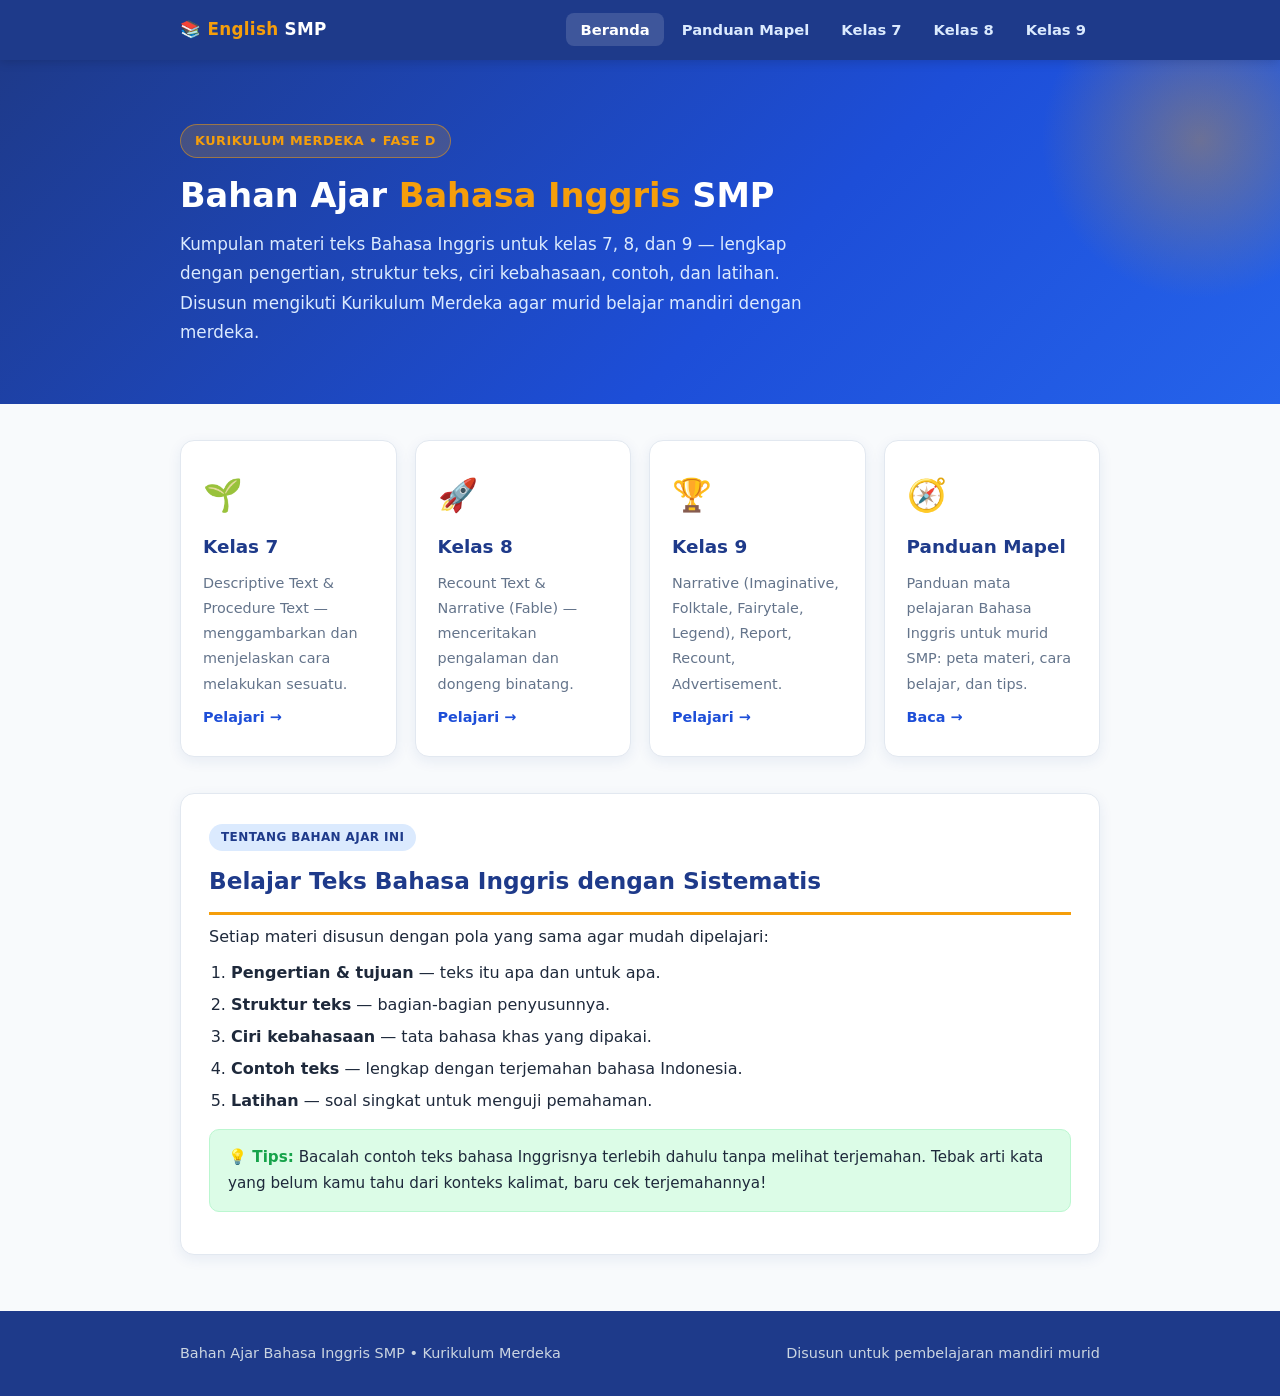
<file: index.html>
<!doctype html>
<html lang="id">
<head>
  <meta charset="utf-8" />
  <meta name="viewport" content="width=device-width, initial-scale=1" />
  <title>Bahan Ajar Bahasa Inggris SMP - Kurikulum Merdeka</title>
  <link rel="stylesheet" href="assets/style.css" />
</head>
<body>
<nav class="navbar">
  <div class="container">
    <a class="brand" href="index.html">📚 <span>English</span> SMP</a>
    <button class="nav-toggle" aria-label="Menu">☰</button>
    <ul class="nav-links">
      <li><a href="index.html">Beranda</a></li>
      <li><a href="panduan.html">Panduan Mapel</a></li>
      <li><a href="kelas-7.html">Kelas 7</a></li>
      <li><a href="kelas-8.html">Kelas 8</a></li>
      <li><a href="kelas-9.html">Kelas 9</a></li>
    </ul>
  </div>
</nav>

<header class="hero">
  <div class="container">
    <span class="badge">KURIKULUM MERDEKA • FASE D</span>
    <h1>Bahan Ajar <span class="hl">Bahasa Inggris</span> SMP</h1>
    <p>Kumpulan materi teks Bahasa Inggris untuk kelas 7, 8, dan 9 — lengkap dengan pengertian, struktur teks, ciri kebahasaan, contoh, dan latihan. Disusun mengikuti Kurikulum Merdeka agar murid belajar mandiri dengan merdeka.</p>
  </div>
</header>

<main class="container">
  <div class="cards">
    <a class="card" href="kelas-7.html">
      <div class="icon">🌱</div>
      <h3>Kelas 7</h3>
      <p>Descriptive Text &amp; Procedure Text — menggambarkan dan menjelaskan cara melakukan sesuatu.</p>
      <span class="go">Pelajari →</span>
    </a>
    <a class="card" href="kelas-8.html">
      <div class="icon">🚀</div>
      <h3>Kelas 8</h3>
      <p>Recount Text &amp; Narrative (Fable) — menceritakan pengalaman dan dongeng binatang.</p>
      <span class="go">Pelajari →</span>
    </a>
    <a class="card" href="kelas-9.html">
      <div class="icon">🏆</div>
      <h3>Kelas 9</h3>
      <p>Narrative (Imaginative, Folktale, Fairytale, Legend), Report, Recount, Advertisement.</p>
      <span class="go">Pelajari →</span>
    </a>
    <a class="card" href="panduan.html">
      <div class="icon">🧭</div>
      <h3>Panduan Mapel</h3>
      <p>Panduan mata pelajaran Bahasa Inggris untuk murid SMP: peta materi, cara belajar, dan tips.</p>
      <span class="go">Baca →</span>
    </a>
  </div>

  <section class="materi">
    <span class="tag blue">TENTANG BAHAN AJAR INI</span>
    <h2>Belajar Teks Bahasa Inggris dengan Sistematis</h2>
    <p>Setiap materi disusun dengan pola yang sama agar mudah dipelajari:</p>
    <ol>
      <li><strong>Pengertian &amp; tujuan</strong> — teks itu apa dan untuk apa.</li>
      <li><strong>Struktur teks</strong> — bagian-bagian penyusunnya.</li>
      <li><strong>Ciri kebahasaan</strong> — tata bahasa khas yang dipakai.</li>
      <li><strong>Contoh teks</strong> — lengkap dengan terjemahan bahasa Indonesia.</li>
      <li><strong>Latihan</strong> — soal singkat untuk menguji pemahaman.</li>
    </ol>
    <div class="tips">
      <strong>💡 Tips:</strong> Bacalah contoh teks bahasa Inggrisnya terlebih dahulu tanpa melihat terjemahan. Tebak arti kata yang belum kamu tahu dari konteks kalimat, baru cek terjemahannya!
    </div>
  </section>
</main>

<footer>
  <div class="container">
    <span>Bahan Ajar Bahasa Inggris SMP • Kurikulum Merdeka</span>
    <span>Disusun untuk pembelajaran mandiri murid</span>
  </div>
</footer>
<button class="back-top" aria-label="Kembali ke atas">↑</button>
<script src="assets/app.js"></script>
</body>
</html>
</file>
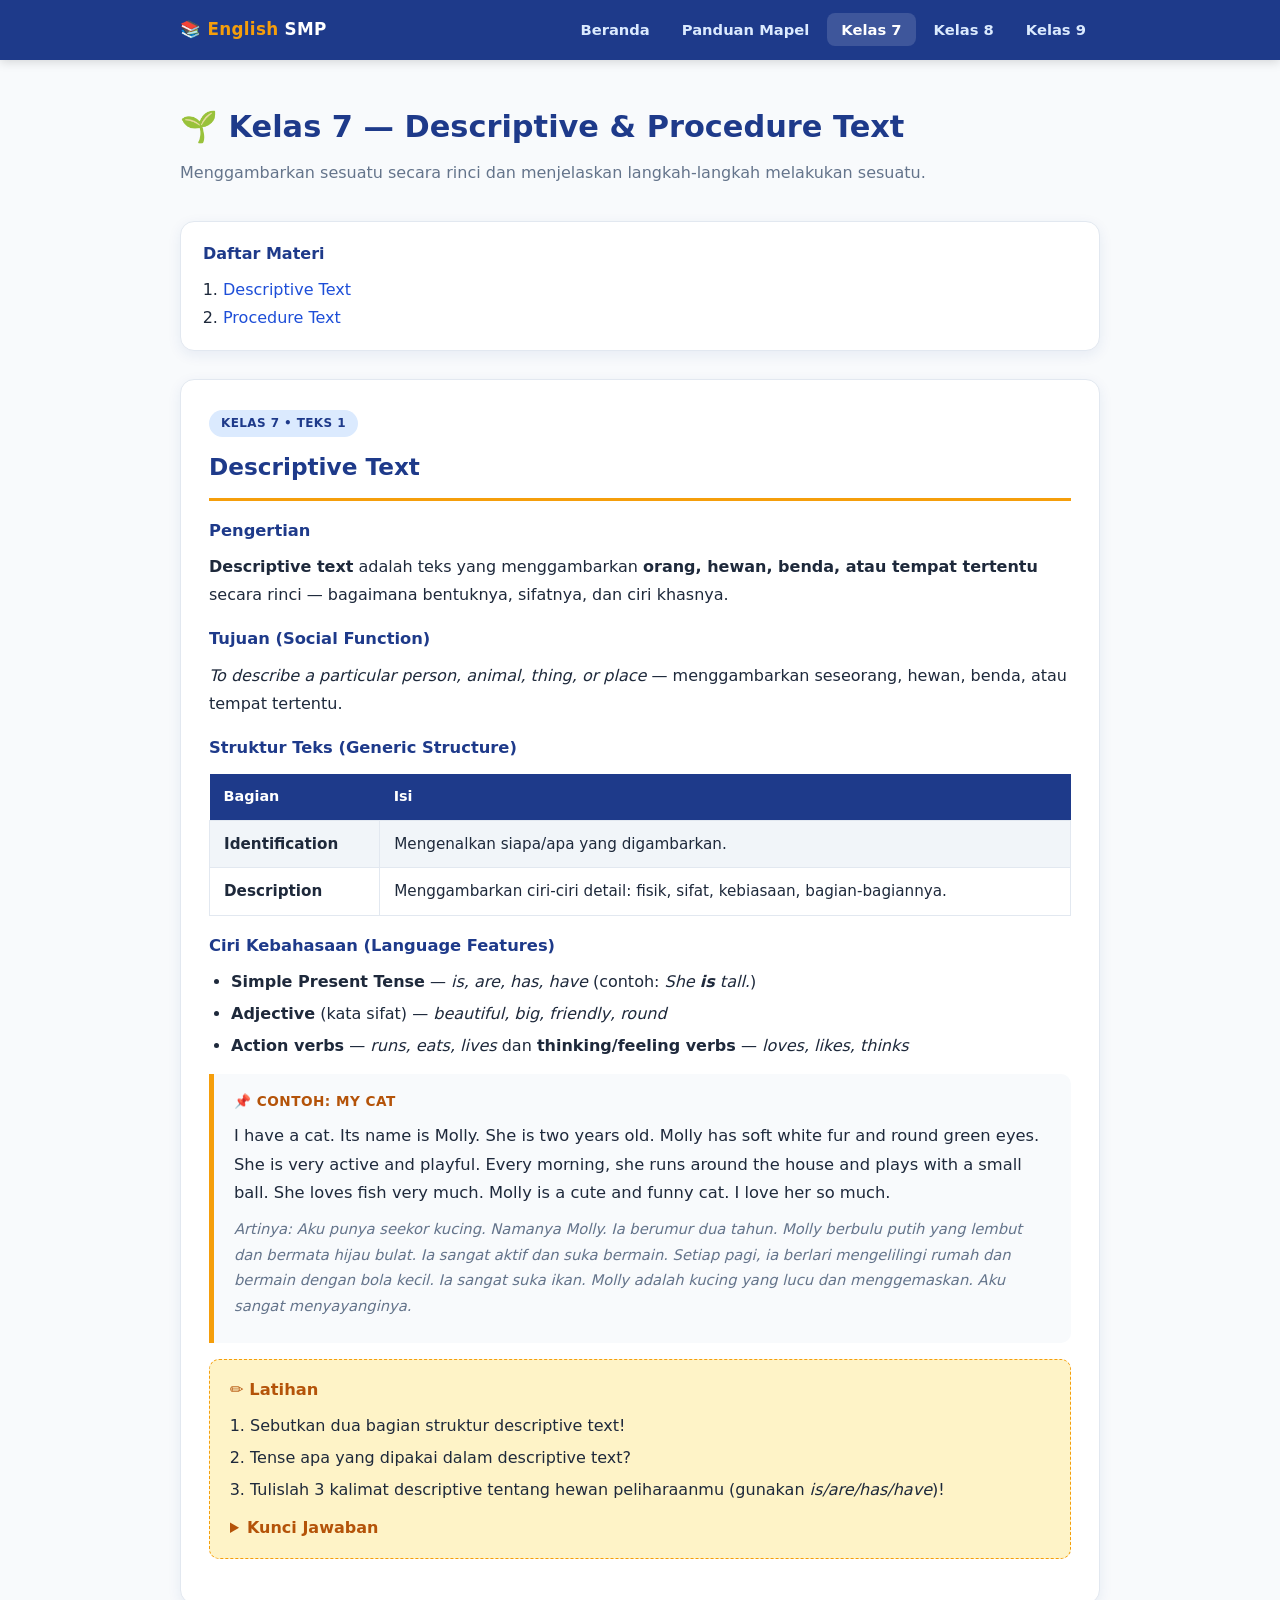
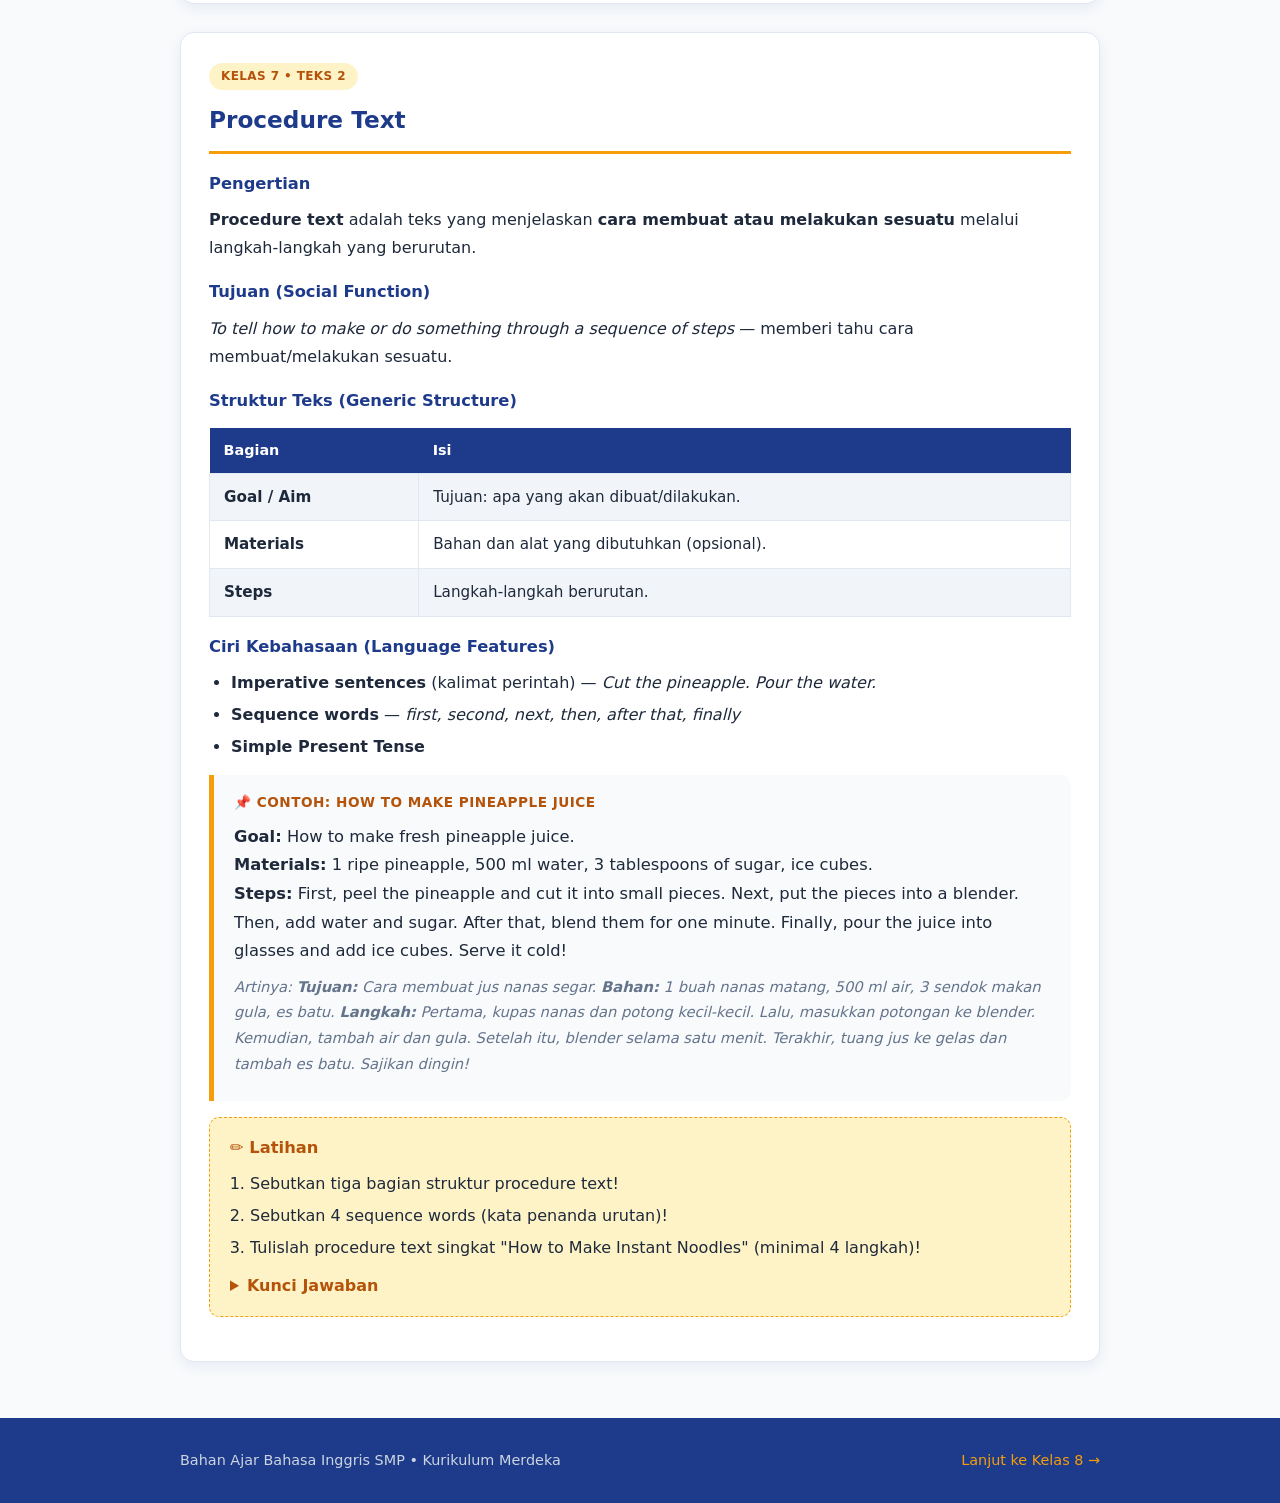
<file: kelas-7.html>
<!doctype html>
<html lang="id">
<head>
  <meta charset="utf-8" />
  <meta name="viewport" content="width=device-width, initial-scale=1" />
  <title>Kelas 7 - Bahan Ajar Bahasa Inggris SMP</title>
  <link rel="stylesheet" href="assets/style.css" />
</head>
<body>
<nav class="navbar">
  <div class="container">
    <a class="brand" href="index.html">📚 <span>English</span> SMP</a>
    <button class="nav-toggle" aria-label="Menu">☰</button>
    <ul class="nav-links">
      <li><a href="index.html">Beranda</a></li>
      <li><a href="panduan.html">Panduan Mapel</a></li>
      <li><a href="kelas-7.html">Kelas 7</a></li>
      <li><a href="kelas-8.html">Kelas 8</a></li>
      <li><a href="kelas-9.html">Kelas 9</a></li>
    </ul>
  </div>
</nav>

<main class="container">
  <div class="page-head">
    <h1>🌱 Kelas 7 — Descriptive &amp; Procedure Text</h1>
    <p>Menggambarkan sesuatu secara rinci dan menjelaskan langkah-langkah melakukan sesuatu.</p>
  </div>

  <div class="toc">
    <h3>Daftar Materi</h3>
    <ol>
      <li><a href="#descriptive">Descriptive Text</a></li>
      <li><a href="#procedure">Procedure Text</a></li>
    </ol>
  </div>

  <!-- ============ DESCRIPTIVE ============ -->
  <section class="materi" id="descriptive">
    <span class="tag blue">KELAS 7 • TEKS 1</span>
    <h2>Descriptive Text</h2>
    <h4>Pengertian</h4>
    <p><strong>Descriptive text</strong> adalah teks yang menggambarkan <strong>orang, hewan, benda, atau tempat tertentu</strong> secara rinci — bagaimana bentuknya, sifatnya, dan ciri khasnya.</p>
    <h4>Tujuan (Social Function)</h4>
    <p><em>To describe a particular person, animal, thing, or place</em> — menggambarkan seseorang, hewan, benda, atau tempat tertentu.</p>
    <h4>Struktur Teks (Generic Structure)</h4>
    <table class="struktur">
      <tr><th>Bagian</th><th>Isi</th></tr>
      <tr><td><strong>Identification</strong></td><td>Mengenalkan siapa/apa yang digambarkan.</td></tr>
      <tr><td><strong>Description</strong></td><td>Menggambarkan ciri-ciri detail: fisik, sifat, kebiasaan, bagian-bagiannya.</td></tr>
    </table>
    <h4>Ciri Kebahasaan (Language Features)</h4>
    <ul>
      <li><strong>Simple Present Tense</strong> — <em>is, are, has, have</em> (contoh: <em>She <strong>is</strong> tall.</em>)</li>
      <li><strong>Adjective</strong> (kata sifat) — <em>beautiful, big, friendly, round</em></li>
      <li><strong>Action verbs</strong> — <em>runs, eats, lives</em> dan <strong>thinking/feeling verbs</strong> — <em>loves, likes, thinks</em></li>
    </ul>
    <div class="contoh">
      <div class="contoh-title">📌 CONTOH: MY CAT</div>
      <p class="en">I have a cat. Its name is Molly. She is two years old. Molly has soft white fur and round green eyes. She is very active and playful. Every morning, she runs around the house and plays with a small ball. She loves fish very much. Molly is a cute and funny cat. I love her so much.</p>
      <p class="id">Artinya: Aku punya seekor kucing. Namanya Molly. Ia berumur dua tahun. Molly berbulu putih yang lembut dan bermata hijau bulat. Ia sangat aktif dan suka bermain. Setiap pagi, ia berlari mengelilingi rumah dan bermain dengan bola kecil. Ia sangat suka ikan. Molly adalah kucing yang lucu dan menggemaskan. Aku sangat menyayanginya.</p>
    </div>
    <div class="latihan">
      <h4>✏️ Latihan</h4>
      <ol>
        <li>Sebutkan dua bagian struktur descriptive text!</li>
        <li>Tense apa yang dipakai dalam descriptive text?</li>
        <li>Tulislah 3 kalimat descriptive tentang hewan peliharaanmu (gunakan <em>is/are/has/have</em>)!</li>
      </ol>
      <details class="kunci"><summary>Kunci Jawaban</summary><div class="kunci-body">1. Identification dan Description. 2. Simple Present Tense. 3. (Jawaban bervariasi — pastikan memakai is/are/has/have dan adjective.)</div></details>
    </div>
  </section>

  <!-- ============ PROCEDURE ============ -->
  <section class="materi" id="procedure">
    <span class="tag amber">KELAS 7 • TEKS 2</span>
    <h2>Procedure Text</h2>
    <h4>Pengertian</h4>
    <p><strong>Procedure text</strong> adalah teks yang menjelaskan <strong>cara membuat atau melakukan sesuatu</strong> melalui langkah-langkah yang berurutan.</p>
    <h4>Tujuan (Social Function)</h4>
    <p><em>To tell how to make or do something through a sequence of steps</em> — memberi tahu cara membuat/melakukan sesuatu.</p>
    <h4>Struktur Teks (Generic Structure)</h4>
    <table class="struktur">
      <tr><th>Bagian</th><th>Isi</th></tr>
      <tr><td><strong>Goal / Aim</strong></td><td>Tujuan: apa yang akan dibuat/dilakukan.</td></tr>
      <tr><td><strong>Materials</strong></td><td>Bahan dan alat yang dibutuhkan (opsional).</td></tr>
      <tr><td><strong>Steps</strong></td><td>Langkah-langkah berurutan.</td></tr>
    </table>
    <h4>Ciri Kebahasaan (Language Features)</h4>
    <ul>
      <li><strong>Imperative sentences</strong> (kalimat perintah) — <em>Cut the pineapple. Pour the water.</em></li>
      <li><strong>Sequence words</strong> — <em>first, second, next, then, after that, finally</em></li>
      <li><strong>Simple Present Tense</strong></li>
    </ul>
    <div class="contoh">
      <div class="contoh-title">📌 CONTOH: HOW TO MAKE PINEAPPLE JUICE</div>
      <p class="en"><strong>Goal:</strong> How to make fresh pineapple juice.<br>
      <strong>Materials:</strong> 1 ripe pineapple, 500 ml water, 3 tablespoons of sugar, ice cubes.<br>
      <strong>Steps:</strong> First, peel the pineapple and cut it into small pieces. Next, put the pieces into a blender. Then, add water and sugar. After that, blend them for one minute. Finally, pour the juice into glasses and add ice cubes. Serve it cold!</p>
      <p class="id">Artinya: <strong>Tujuan:</strong> Cara membuat jus nanas segar. <strong>Bahan:</strong> 1 buah nanas matang, 500 ml air, 3 sendok makan gula, es batu. <strong>Langkah:</strong> Pertama, kupas nanas dan potong kecil-kecil. Lalu, masukkan potongan ke blender. Kemudian, tambah air dan gula. Setelah itu, blender selama satu menit. Terakhir, tuang jus ke gelas dan tambah es batu. Sajikan dingin!</p>
    </div>
    <div class="latihan">
      <h4>✏️ Latihan</h4>
      <ol>
        <li>Sebutkan tiga bagian struktur procedure text!</li>
        <li>Sebutkan 4 sequence words (kata penanda urutan)!</li>
        <li>Tulislah procedure text singkat "How to Make Instant Noodles" (minimal 4 langkah)!</li>
      </ol>
      <details class="kunci"><summary>Kunci Jawaban</summary><div class="kunci-body">1. Goal, Materials, Steps. 2. Contoh: first, next, then, finally. 3. (Jawaban bervariasi — pastikan memakai imperative dan sequence words.)</div></details>
    </div>
  </section>
</main>

<footer>
  <div class="container">
    <span>Bahan Ajar Bahasa Inggris SMP • Kurikulum Merdeka</span>
    <span><a href="kelas-8.html">Lanjut ke Kelas 8 →</a></span>
  </div>
</footer>
<button class="back-top" aria-label="Kembali ke atas">↑</button>
<script src="assets/app.js"></script>
</body>
</html>
</file>
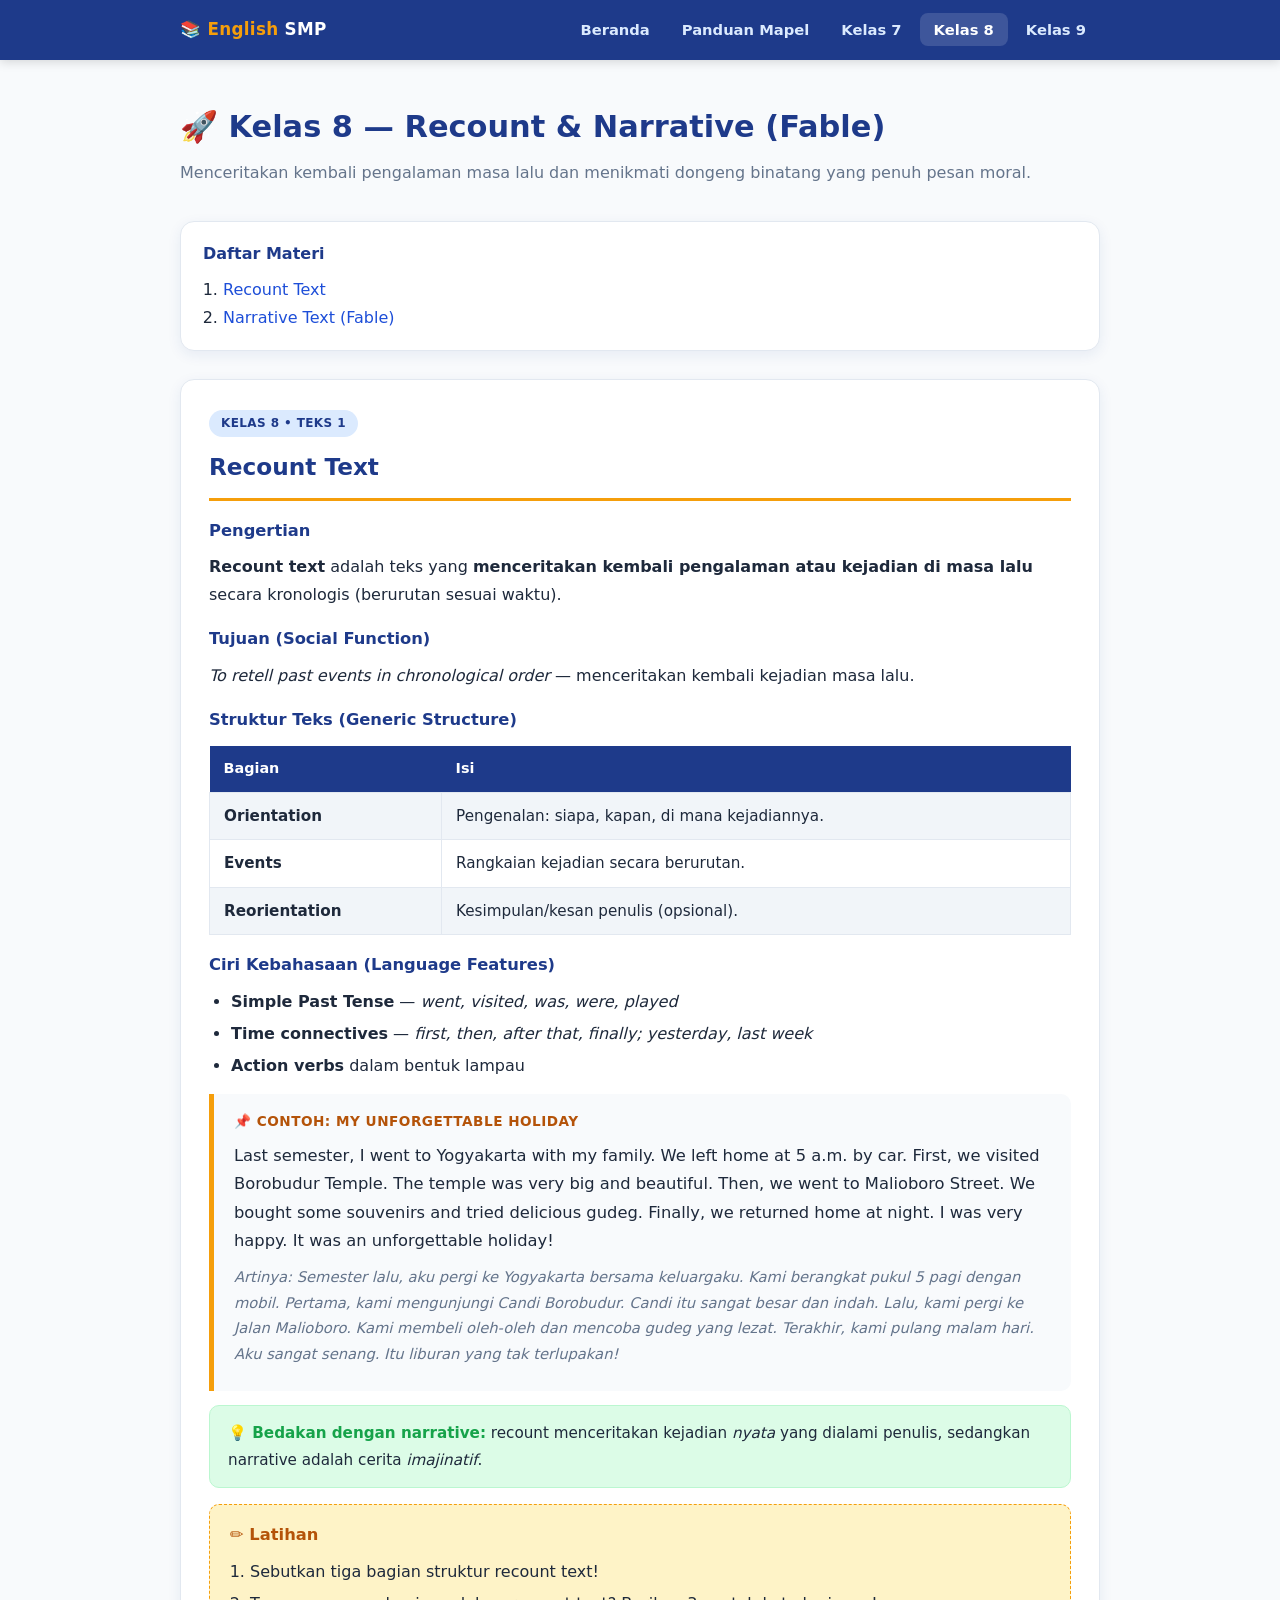
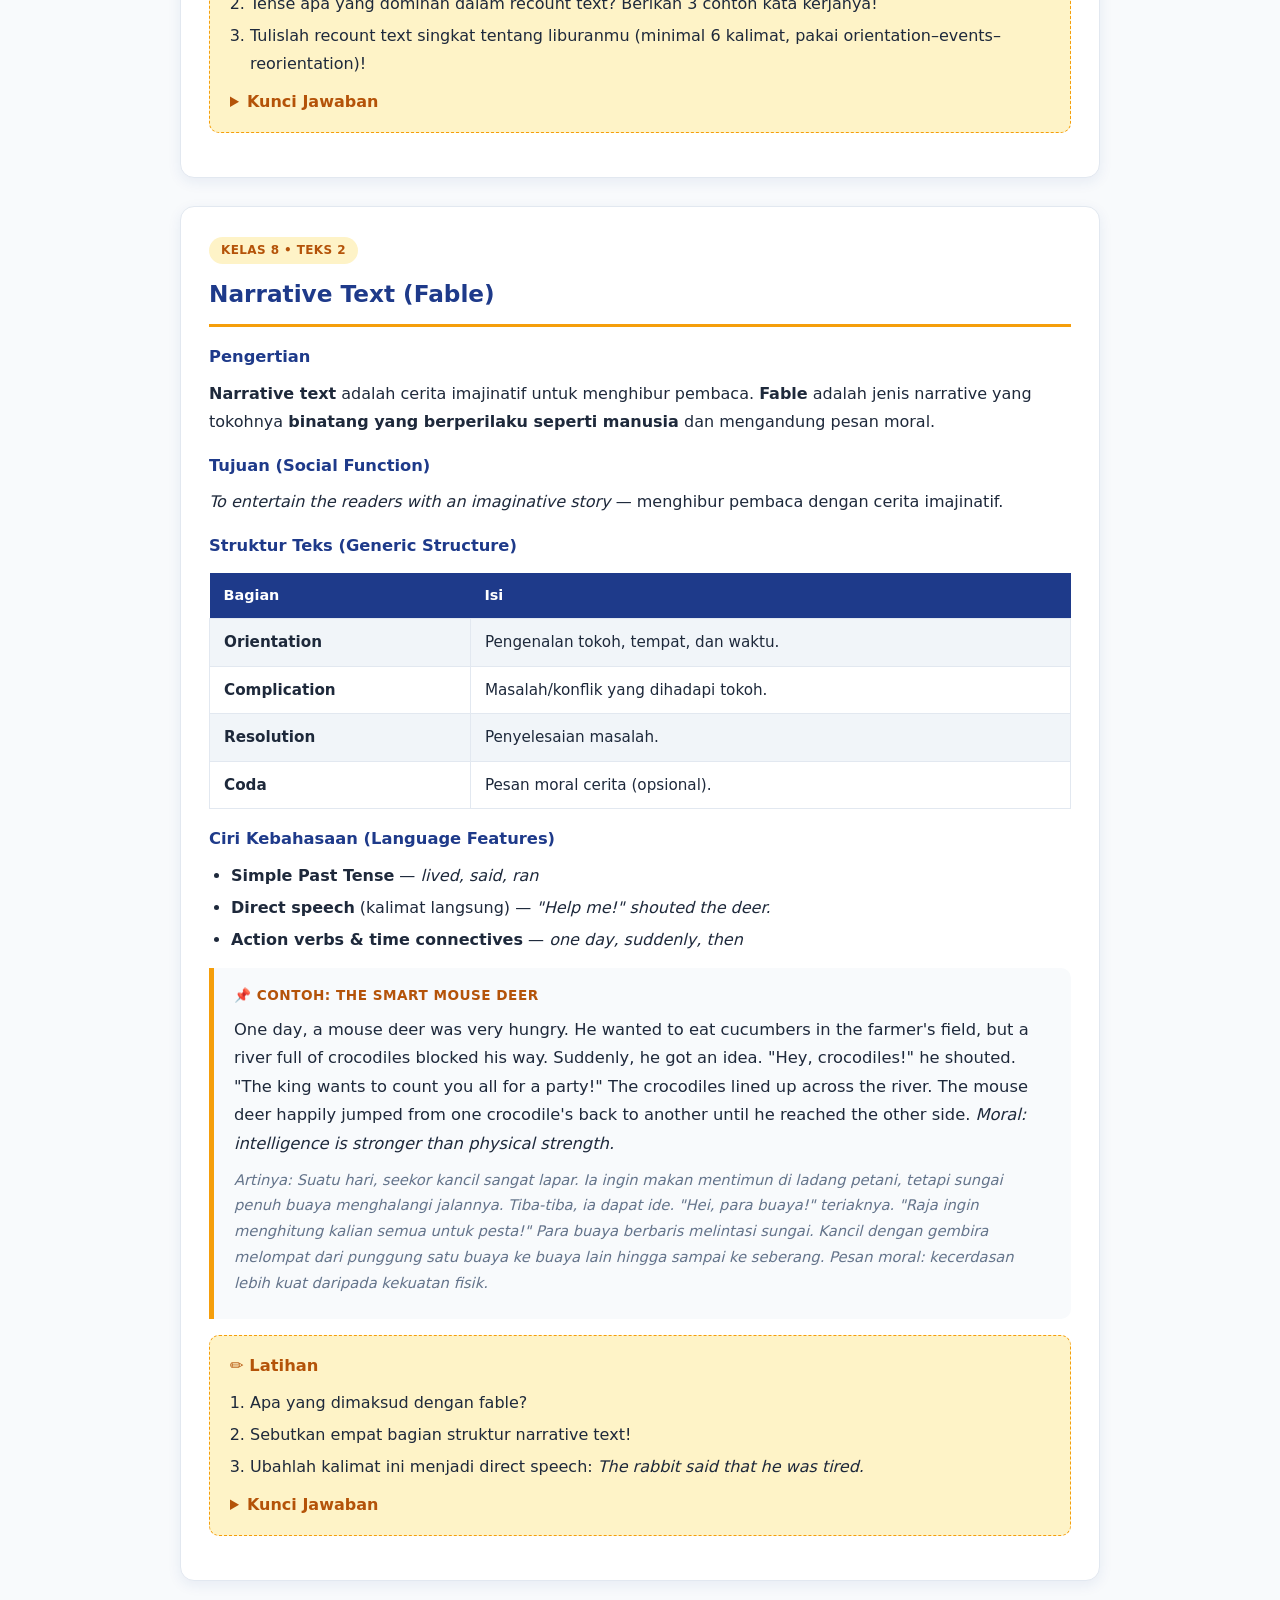
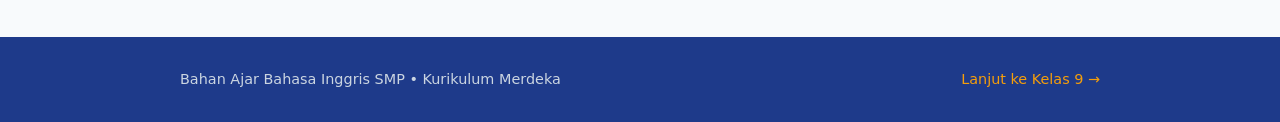
<file: kelas-8.html>
<!doctype html>
<html lang="id">
<head>
  <meta charset="utf-8" />
  <meta name="viewport" content="width=device-width, initial-scale=1" />
  <title>Kelas 8 - Bahan Ajar Bahasa Inggris SMP</title>
  <link rel="stylesheet" href="assets/style.css" />
</head>
<body>
<nav class="navbar">
  <div class="container">
    <a class="brand" href="index.html">📚 <span>English</span> SMP</a>
    <button class="nav-toggle" aria-label="Menu">☰</button>
    <ul class="nav-links">
      <li><a href="index.html">Beranda</a></li>
      <li><a href="panduan.html">Panduan Mapel</a></li>
      <li><a href="kelas-7.html">Kelas 7</a></li>
      <li><a href="kelas-8.html">Kelas 8</a></li>
      <li><a href="kelas-9.html">Kelas 9</a></li>
    </ul>
  </div>
</nav>

<main class="container">
  <div class="page-head">
    <h1>🚀 Kelas 8 — Recount &amp; Narrative (Fable)</h1>
    <p>Menceritakan kembali pengalaman masa lalu dan menikmati dongeng binatang yang penuh pesan moral.</p>
  </div>

  <div class="toc">
    <h3>Daftar Materi</h3>
    <ol>
      <li><a href="#recount">Recount Text</a></li>
      <li><a href="#narrative">Narrative Text (Fable)</a></li>
    </ol>
  </div>

  <!-- ============ RECOUNT ============ -->
  <section class="materi" id="recount">
    <span class="tag blue">KELAS 8 • TEKS 1</span>
    <h2>Recount Text</h2>
    <h4>Pengertian</h4>
    <p><strong>Recount text</strong> adalah teks yang <strong>menceritakan kembali pengalaman atau kejadian di masa lalu</strong> secara kronologis (berurutan sesuai waktu).</p>
    <h4>Tujuan (Social Function)</h4>
    <p><em>To retell past events in chronological order</em> — menceritakan kembali kejadian masa lalu.</p>
    <h4>Struktur Teks (Generic Structure)</h4>
    <table class="struktur">
      <tr><th>Bagian</th><th>Isi</th></tr>
      <tr><td><strong>Orientation</strong></td><td>Pengenalan: siapa, kapan, di mana kejadiannya.</td></tr>
      <tr><td><strong>Events</strong></td><td>Rangkaian kejadian secara berurutan.</td></tr>
      <tr><td><strong>Reorientation</strong></td><td>Kesimpulan/kesan penulis (opsional).</td></tr>
    </table>
    <h4>Ciri Kebahasaan (Language Features)</h4>
    <ul>
      <li><strong>Simple Past Tense</strong> — <em>went, visited, was, were, played</em></li>
      <li><strong>Time connectives</strong> — <em>first, then, after that, finally; yesterday, last week</em></li>
      <li><strong>Action verbs</strong> dalam bentuk lampau</li>
    </ul>
    <div class="contoh">
      <div class="contoh-title">📌 CONTOH: MY UNFORGETTABLE HOLIDAY</div>
      <p class="en">Last semester, I went to Yogyakarta with my family. We left home at 5 a.m. by car. First, we visited Borobudur Temple. The temple was very big and beautiful. Then, we went to Malioboro Street. We bought some souvenirs and tried delicious gudeg. Finally, we returned home at night. I was very happy. It was an unforgettable holiday!</p>
      <p class="id">Artinya: Semester lalu, aku pergi ke Yogyakarta bersama keluargaku. Kami berangkat pukul 5 pagi dengan mobil. Pertama, kami mengunjungi Candi Borobudur. Candi itu sangat besar dan indah. Lalu, kami pergi ke Jalan Malioboro. Kami membeli oleh-oleh dan mencoba gudeg yang lezat. Terakhir, kami pulang malam hari. Aku sangat senang. Itu liburan yang tak terlupakan!</p>
    </div>
    <div class="tips"><strong>💡 Bedakan dengan narrative:</strong> recount menceritakan kejadian <em>nyata</em> yang dialami penulis, sedangkan narrative adalah cerita <em>imajinatif</em>.</div>
    <div class="latihan">
      <h4>✏️ Latihan</h4>
      <ol>
        <li>Sebutkan tiga bagian struktur recount text!</li>
        <li>Tense apa yang dominan dalam recount text? Berikan 3 contoh kata kerjanya!</li>
        <li>Tulislah recount text singkat tentang liburanmu (minimal 6 kalimat, pakai orientation–events–reorientation)!</li>
      </ol>
      <details class="kunci"><summary>Kunci Jawaban</summary><div class="kunci-body">1. Orientation, Events, Reorientation. 2. Simple Past Tense — contoh: went, visited, played, was, bought. 3. (Jawaban bervariasi — pastikan kronologis dan memakai past tense.)</div></details>
    </div>
  </section>

  <!-- ============ NARRATIVE (FABLE) ============ -->
  <section class="materi" id="narrative">
    <span class="tag amber">KELAS 8 • TEKS 2</span>
    <h2>Narrative Text (Fable)</h2>
    <h4>Pengertian</h4>
    <p><strong>Narrative text</strong> adalah cerita imajinatif untuk menghibur pembaca. <strong>Fable</strong> adalah jenis narrative yang tokohnya <strong>binatang yang berperilaku seperti manusia</strong> dan mengandung pesan moral.</p>
    <h4>Tujuan (Social Function)</h4>
    <p><em>To entertain the readers with an imaginative story</em> — menghibur pembaca dengan cerita imajinatif.</p>
    <h4>Struktur Teks (Generic Structure)</h4>
    <table class="struktur">
      <tr><th>Bagian</th><th>Isi</th></tr>
      <tr><td><strong>Orientation</strong></td><td>Pengenalan tokoh, tempat, dan waktu.</td></tr>
      <tr><td><strong>Complication</strong></td><td>Masalah/konflik yang dihadapi tokoh.</td></tr>
      <tr><td><strong>Resolution</strong></td><td>Penyelesaian masalah.</td></tr>
      <tr><td><strong>Coda</strong></td><td>Pesan moral cerita (opsional).</td></tr>
    </table>
    <h4>Ciri Kebahasaan (Language Features)</h4>
    <ul>
      <li><strong>Simple Past Tense</strong> — <em>lived, said, ran</em></li>
      <li><strong>Direct speech</strong> (kalimat langsung) — <em>"Help me!" shouted the deer.</em></li>
      <li><strong>Action verbs &amp; time connectives</strong> — <em>one day, suddenly, then</em></li>
    </ul>
    <div class="contoh">
      <div class="contoh-title">📌 CONTOH: THE SMART MOUSE DEER</div>
      <p class="en">One day, a mouse deer was very hungry. He wanted to eat cucumbers in the farmer's field, but a river full of crocodiles blocked his way. Suddenly, he got an idea. "Hey, crocodiles!" he shouted. "The king wants to count you all for a party!" The crocodiles lined up across the river. The mouse deer happily jumped from one crocodile's back to another until he reached the other side. <em>Moral: intelligence is stronger than physical strength.</em></p>
      <p class="id">Artinya: Suatu hari, seekor kancil sangat lapar. Ia ingin makan mentimun di ladang petani, tetapi sungai penuh buaya menghalangi jalannya. Tiba-tiba, ia dapat ide. "Hei, para buaya!" teriaknya. "Raja ingin menghitung kalian semua untuk pesta!" Para buaya berbaris melintasi sungai. Kancil dengan gembira melompat dari punggung satu buaya ke buaya lain hingga sampai ke seberang. <em>Pesan moral: kecerdasan lebih kuat daripada kekuatan fisik.</em></p>
    </div>
    <div class="latihan">
      <h4>✏️ Latihan</h4>
      <ol>
        <li>Apa yang dimaksud dengan fable?</li>
        <li>Sebutkan empat bagian struktur narrative text!</li>
        <li>Ubahlah kalimat ini menjadi direct speech: <em>The rabbit said that he was tired.</em></li>
      </ol>
      <details class="kunci"><summary>Kunci Jawaban</summary><div class="kunci-body">1. Cerita dengan tokoh binatang yang berperilaku seperti manusia dan mengandung pesan moral. 2. Orientation, Complication, Resolution, Coda. 3. Contoh: The rabbit said, "I am tired."</div></details>
    </div>
  </section>
</main>

<footer>
  <div class="container">
    <span>Bahan Ajar Bahasa Inggris SMP • Kurikulum Merdeka</span>
    <span><a href="kelas-9.html">Lanjut ke Kelas 9 →</a></span>
  </div>
</footer>
<button class="back-top" aria-label="Kembali ke atas">↑</button>
<script src="assets/app.js"></script>
</body>
</html>
</file>
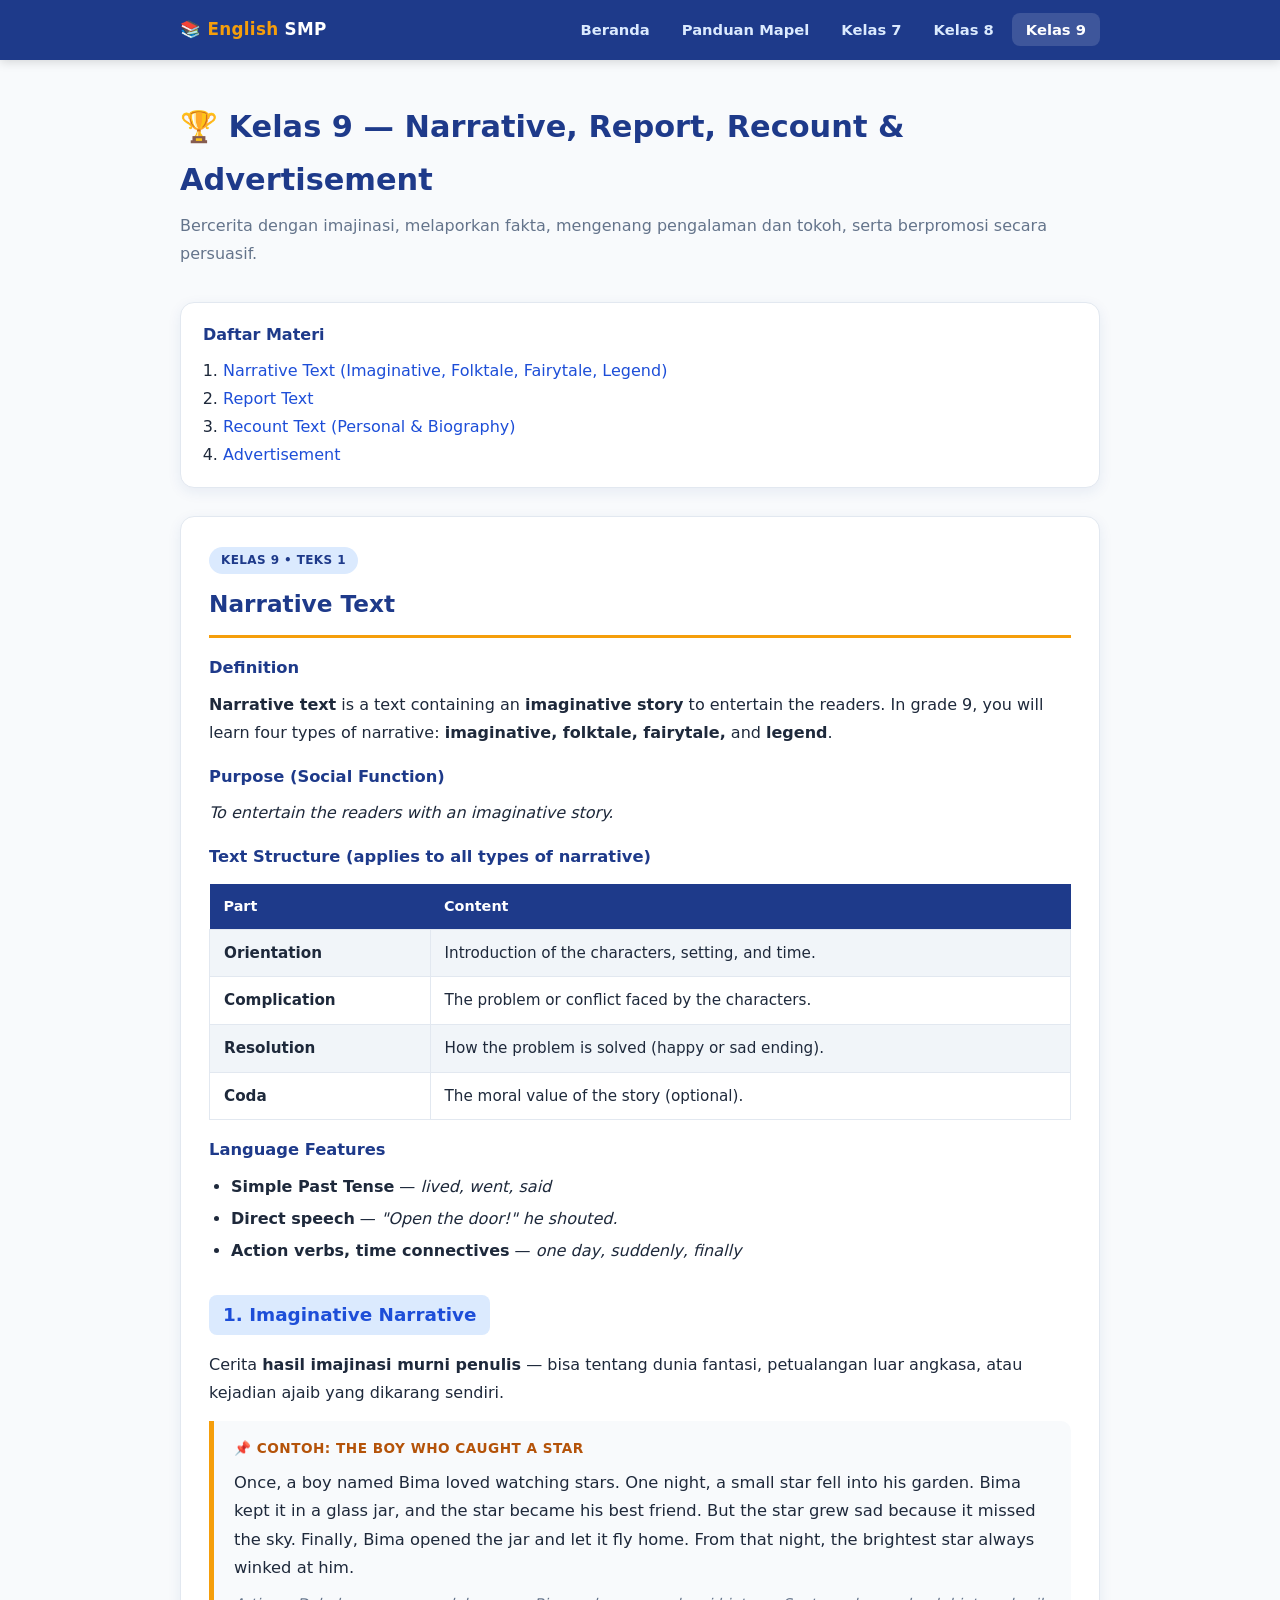
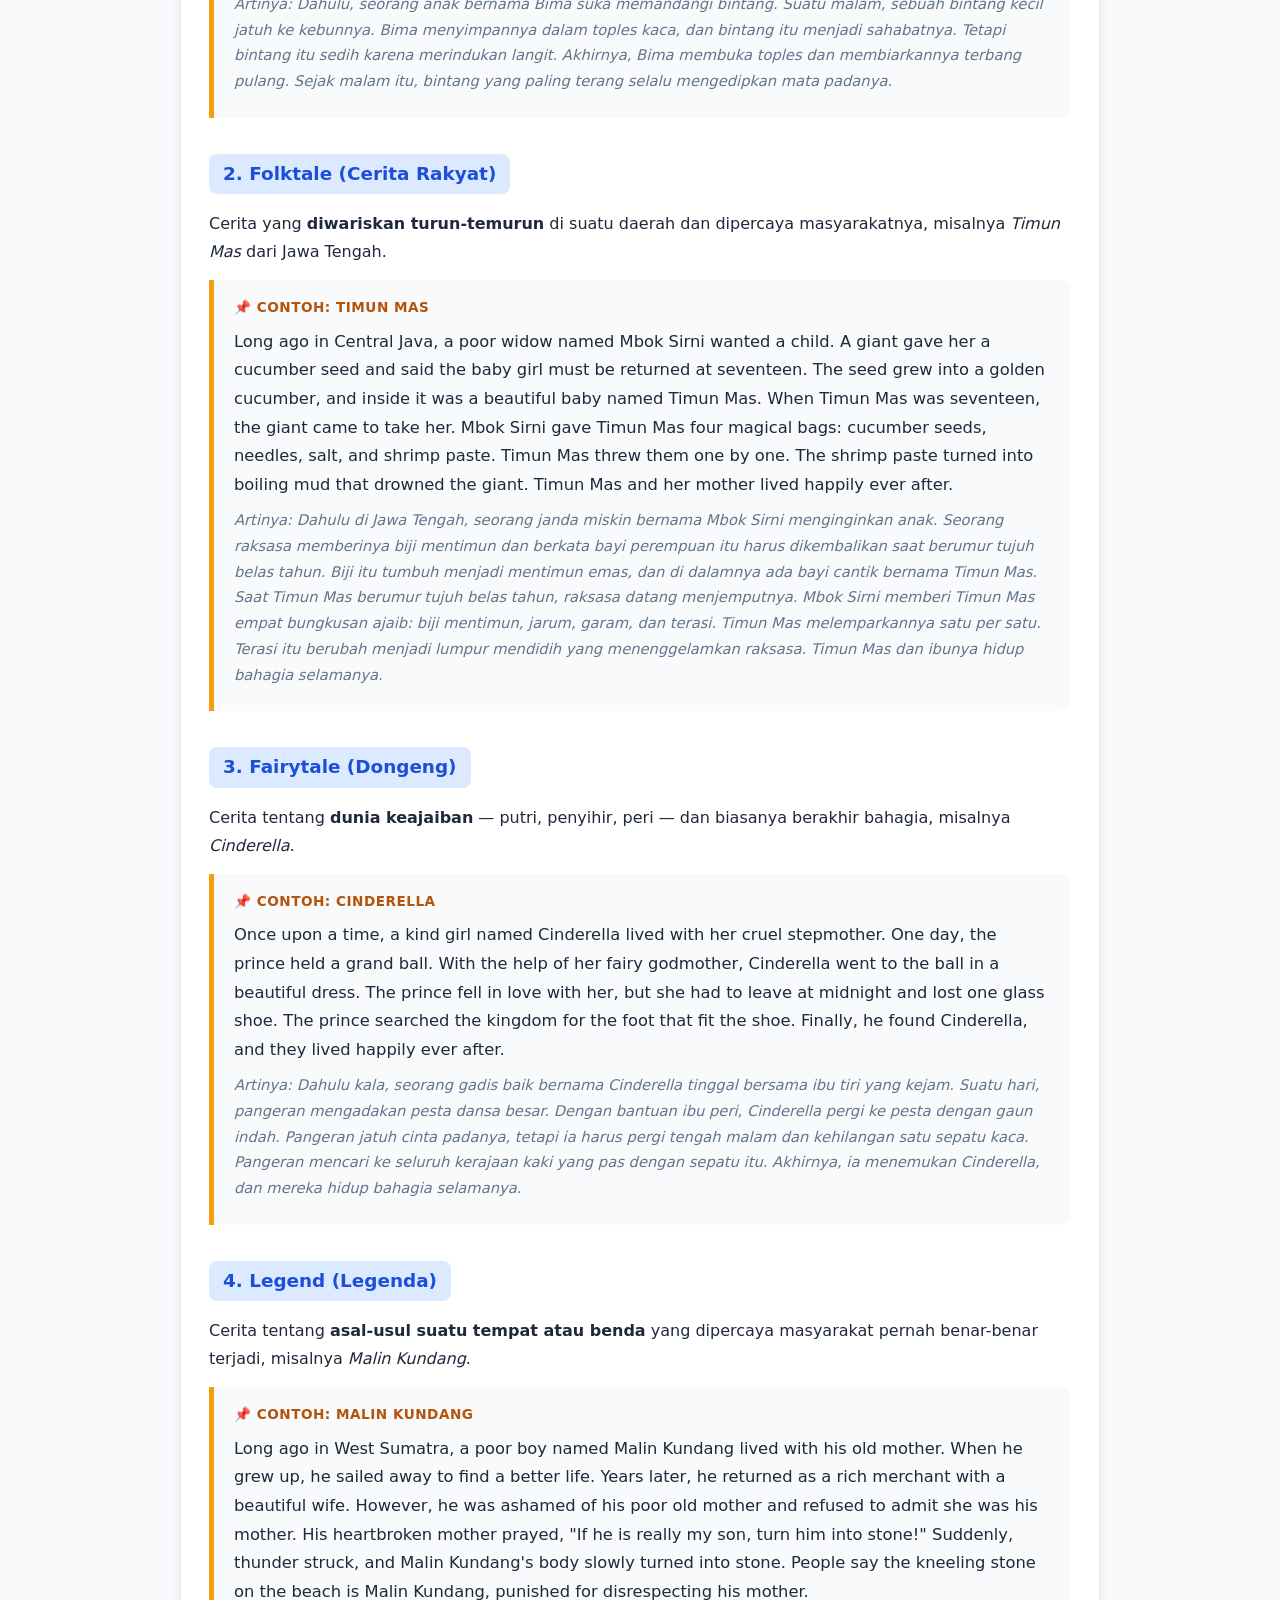
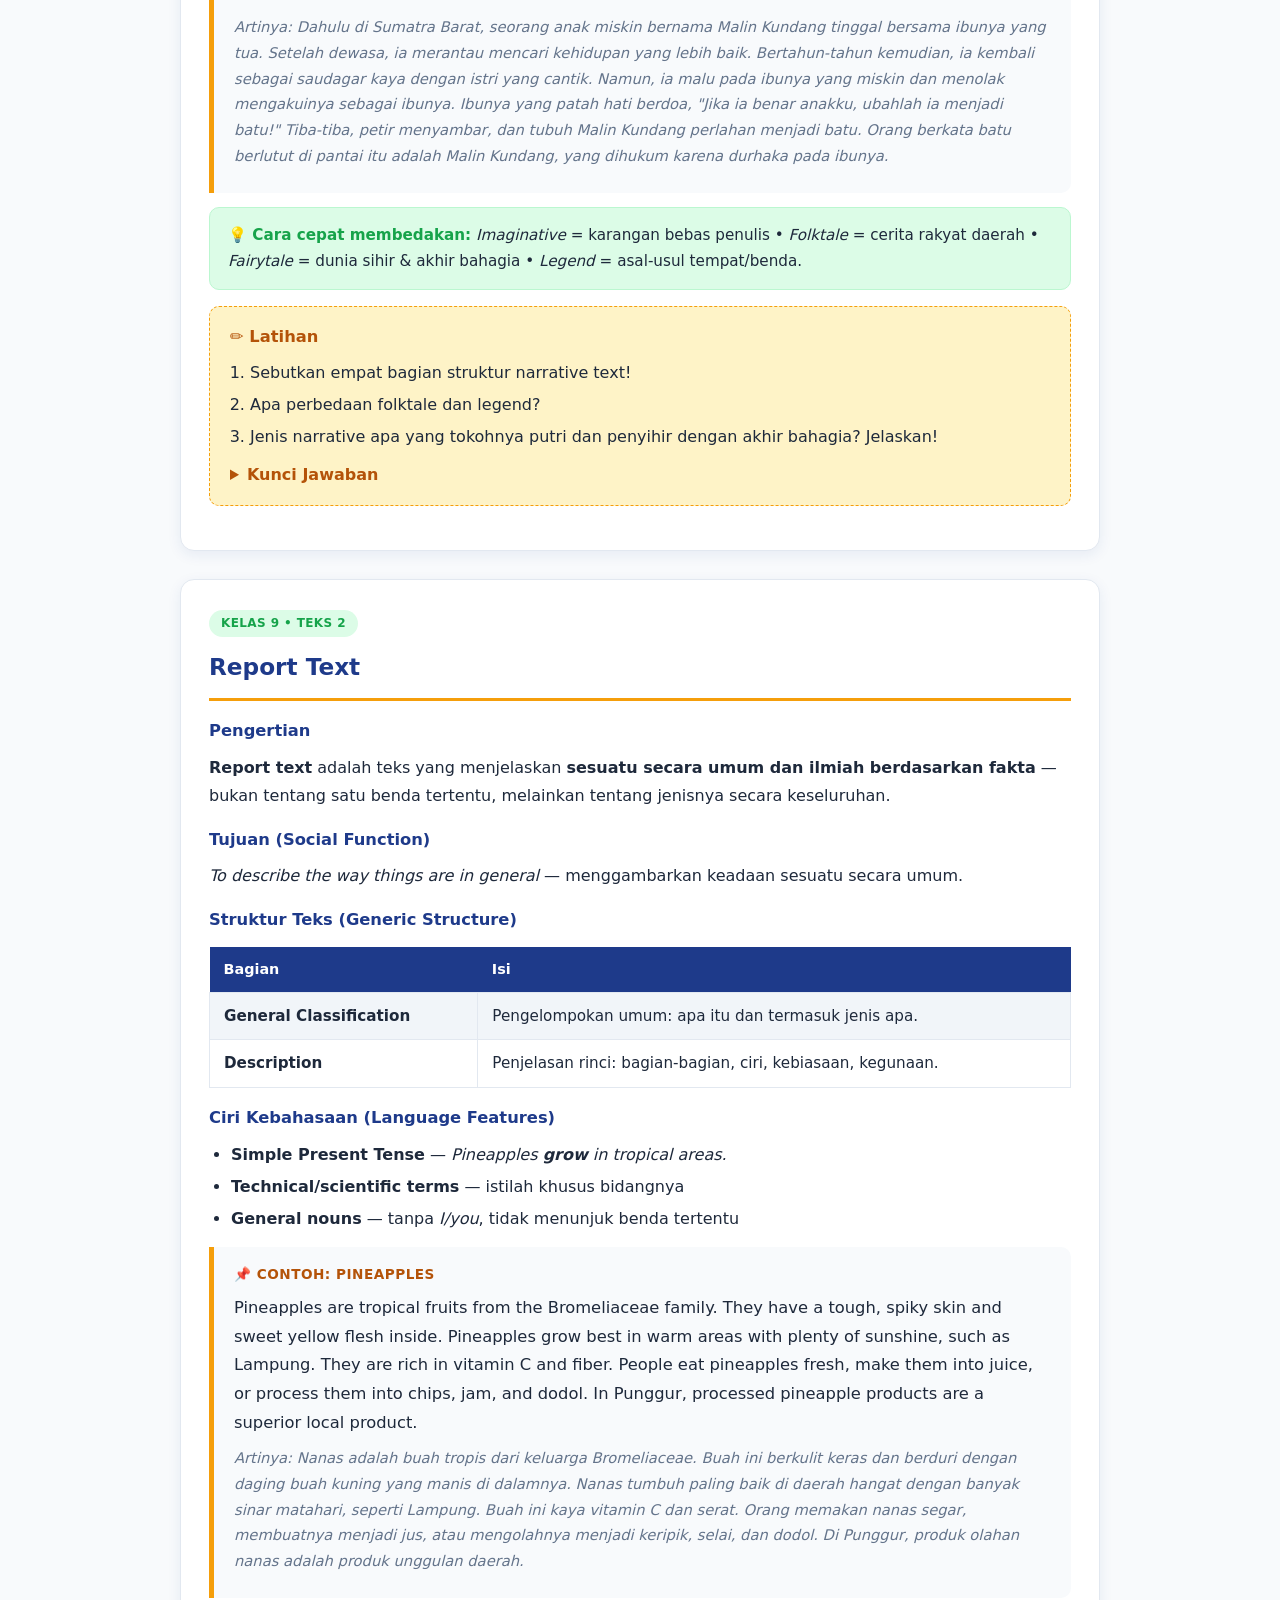
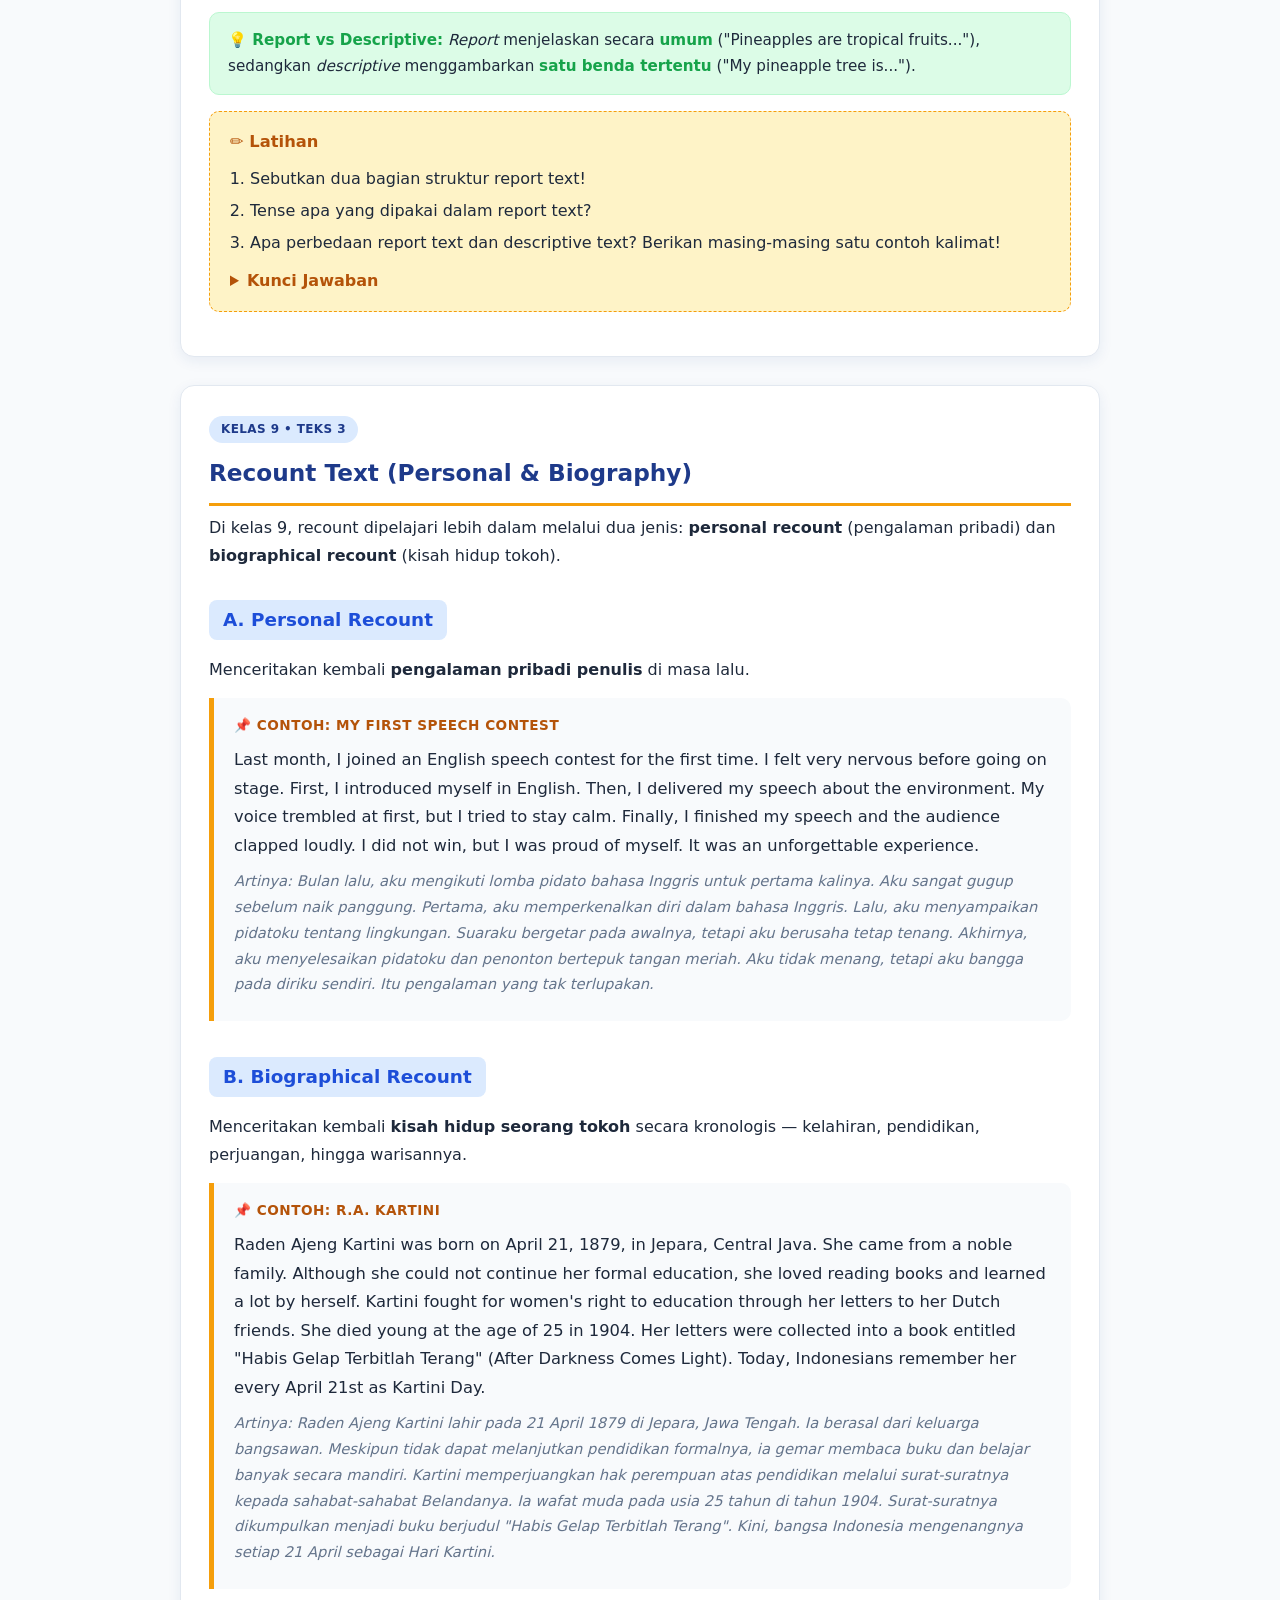
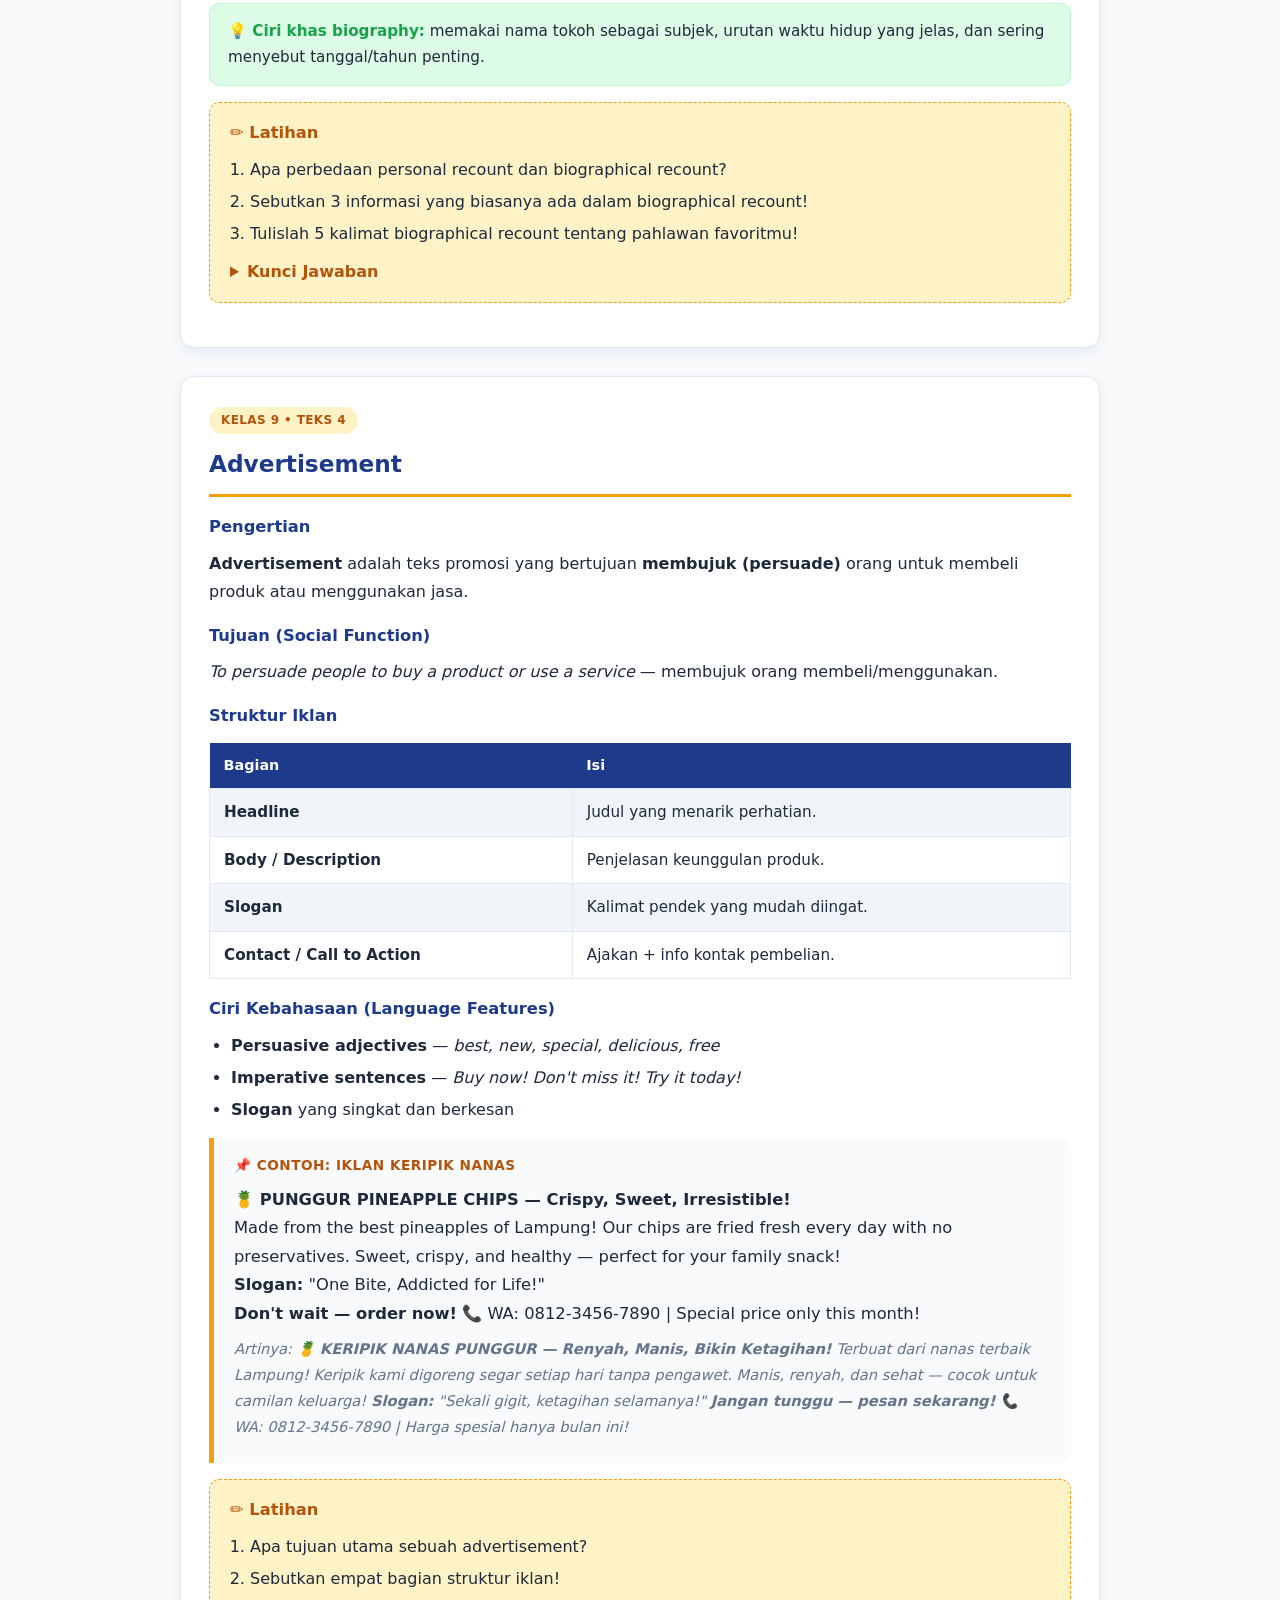
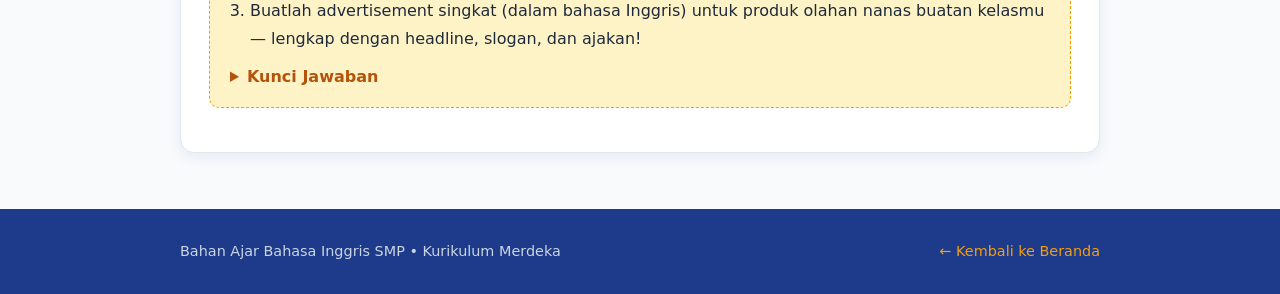
<file: kelas-9.html>
<!doctype html>
<html lang="id">
<head>
  <meta charset="utf-8" />
  <meta name="viewport" content="width=device-width, initial-scale=1" />
  <title>Kelas 9 - Bahan Ajar Bahasa Inggris SMP</title>
  <link rel="stylesheet" href="assets/style.css" />
</head>
<body>
<nav class="navbar">
  <div class="container">
    <a class="brand" href="index.html">📚 <span>English</span> SMP</a>
    <button class="nav-toggle" aria-label="Menu">☰</button>
    <ul class="nav-links">
      <li><a href="index.html">Beranda</a></li>
      <li><a href="panduan.html">Panduan Mapel</a></li>
      <li><a href="kelas-7.html">Kelas 7</a></li>
      <li><a href="kelas-8.html">Kelas 8</a></li>
      <li><a href="kelas-9.html">Kelas 9</a></li>
    </ul>
  </div>
</nav>

<main class="container">
  <div class="page-head">
    <h1>🏆 Kelas 9 — Narrative, Report, Recount &amp; Advertisement</h1>
    <p>Bercerita dengan imajinasi, melaporkan fakta, mengenang pengalaman dan tokoh, serta berpromosi secara persuasif.</p>
  </div>

  <div class="toc">
    <h3>Daftar Materi</h3>
    <ol>
      <li><a href="#narrative">Narrative Text (Imaginative, Folktale, Fairytale, Legend)</a></li>
      <li><a href="#report">Report Text</a></li>
      <li><a href="#recount">Recount Text (Personal &amp; Biography)</a></li>
      <li><a href="#advertisement">Advertisement</a></li>
    </ol>
  </div>

  <!-- ============ NARRATIVE ============ -->
  <section class="materi" id="narrative">
    <span class="tag blue">KELAS 9 • TEKS 1</span>
    <h2>Narrative Text</h2>
    <h4>Definition</h4>
    <p><strong>Narrative text</strong> is a text containing an <strong>imaginative story</strong> to entertain the readers. In grade 9, you will learn four types of narrative: <strong>imaginative, folktale, fairytale,</strong> and <strong>legend</strong>.</p>
    <h4>Purpose (Social Function)</h4>
    <p><em>To entertain the readers with an imaginative story.</em></p>
    <h4>Text Structure (applies to all types of narrative)</h4>
    <table class="struktur">
      <tr><th>Part</th><th>Content</th></tr>
      <tr><td><strong>Orientation</strong></td><td>Introduction of the characters, setting, and time.</td></tr>
      <tr><td><strong>Complication</strong></td><td>The problem or conflict faced by the characters.</td></tr>
      <tr><td><strong>Resolution</strong></td><td>How the problem is solved (happy or sad ending).</td></tr>
      <tr><td><strong>Coda</strong></td><td>The moral value of the story (optional).</td></tr>
    </table>
    <h4>Language Features</h4>
    <ul>
      <li><strong>Simple Past Tense</strong> — <em>lived, went, said</em></li>
      <li><strong>Direct speech</strong> — <em>"Open the door!" he shouted.</em></li>
      <li><strong>Action verbs, time connectives</strong> — <em>one day, suddenly, finally</em></li>
    </ul>

    <h3 class="sub">1. Imaginative Narrative</h3>
    <p>Cerita <strong>hasil imajinasi murni penulis</strong> — bisa tentang dunia fantasi, petualangan luar angkasa, atau kejadian ajaib yang dikarang sendiri.</p>
    <div class="contoh">
      <div class="contoh-title">📌 CONTOH: THE BOY WHO CAUGHT A STAR</div>
      <p class="en">Once, a boy named Bima loved watching stars. One night, a small star fell into his garden. Bima kept it in a glass jar, and the star became his best friend. But the star grew sad because it missed the sky. Finally, Bima opened the jar and let it fly home. From that night, the brightest star always winked at him.</p>
      <p class="id">Artinya: Dahulu, seorang anak bernama Bima suka memandangi bintang. Suatu malam, sebuah bintang kecil jatuh ke kebunnya. Bima menyimpannya dalam toples kaca, dan bintang itu menjadi sahabatnya. Tetapi bintang itu sedih karena merindukan langit. Akhirnya, Bima membuka toples dan membiarkannya terbang pulang. Sejak malam itu, bintang yang paling terang selalu mengedipkan mata padanya.</p>
    </div>

    <h3 class="sub">2. Folktale (Cerita Rakyat)</h3>
    <p>Cerita yang <strong>diwariskan turun-temurun</strong> di suatu daerah dan dipercaya masyarakatnya, misalnya <em>Timun Mas</em> dari Jawa Tengah.</p>
    <div class="contoh">
      <div class="contoh-title">📌 CONTOH: TIMUN MAS</div>
      <p class="en">Long ago in Central Java, a poor widow named Mbok Sirni wanted a child. A giant gave her a cucumber seed and said the baby girl must be returned at seventeen. The seed grew into a golden cucumber, and inside it was a beautiful baby named Timun Mas. When Timun Mas was seventeen, the giant came to take her. Mbok Sirni gave Timun Mas four magical bags: cucumber seeds, needles, salt, and shrimp paste. Timun Mas threw them one by one. The shrimp paste turned into boiling mud that drowned the giant. Timun Mas and her mother lived happily ever after.</p>
      <p class="id">Artinya: Dahulu di Jawa Tengah, seorang janda miskin bernama Mbok Sirni menginginkan anak. Seorang raksasa memberinya biji mentimun dan berkata bayi perempuan itu harus dikembalikan saat berumur tujuh belas tahun. Biji itu tumbuh menjadi mentimun emas, dan di dalamnya ada bayi cantik bernama Timun Mas. Saat Timun Mas berumur tujuh belas tahun, raksasa datang menjemputnya. Mbok Sirni memberi Timun Mas empat bungkusan ajaib: biji mentimun, jarum, garam, dan terasi. Timun Mas melemparkannya satu per satu. Terasi itu berubah menjadi lumpur mendidih yang menenggelamkan raksasa. Timun Mas dan ibunya hidup bahagia selamanya.</p>
    </div>

    <h3 class="sub">3. Fairytale (Dongeng)</h3>
    <p>Cerita tentang <strong>dunia keajaiban</strong> — putri, penyihir, peri — dan biasanya berakhir bahagia, misalnya <em>Cinderella</em>.</p>
    <div class="contoh">
      <div class="contoh-title">📌 CONTOH: CINDERELLA</div>
      <p class="en">Once upon a time, a kind girl named Cinderella lived with her cruel stepmother. One day, the prince held a grand ball. With the help of her fairy godmother, Cinderella went to the ball in a beautiful dress. The prince fell in love with her, but she had to leave at midnight and lost one glass shoe. The prince searched the kingdom for the foot that fit the shoe. Finally, he found Cinderella, and they lived happily ever after.</p>
      <p class="id">Artinya: Dahulu kala, seorang gadis baik bernama Cinderella tinggal bersama ibu tiri yang kejam. Suatu hari, pangeran mengadakan pesta dansa besar. Dengan bantuan ibu peri, Cinderella pergi ke pesta dengan gaun indah. Pangeran jatuh cinta padanya, tetapi ia harus pergi tengah malam dan kehilangan satu sepatu kaca. Pangeran mencari ke seluruh kerajaan kaki yang pas dengan sepatu itu. Akhirnya, ia menemukan Cinderella, dan mereka hidup bahagia selamanya.</p>
    </div>

    <h3 class="sub">4. Legend (Legenda)</h3>
    <p>Cerita tentang <strong>asal-usul suatu tempat atau benda</strong> yang dipercaya masyarakat pernah benar-benar terjadi, misalnya <em>Malin Kundang</em>.</p>
    <div class="contoh">
      <div class="contoh-title">📌 CONTOH: MALIN KUNDANG</div>
      <p class="en">Long ago in West Sumatra, a poor boy named Malin Kundang lived with his old mother. When he grew up, he sailed away to find a better life. Years later, he returned as a rich merchant with a beautiful wife. However, he was ashamed of his poor old mother and refused to admit she was his mother. His heartbroken mother prayed, "If he is really my son, turn him into stone!" Suddenly, thunder struck, and Malin Kundang's body slowly turned into stone. People say the kneeling stone on the beach is Malin Kundang, punished for disrespecting his mother.</p>
      <p class="id">Artinya: Dahulu di Sumatra Barat, seorang anak miskin bernama Malin Kundang tinggal bersama ibunya yang tua. Setelah dewasa, ia merantau mencari kehidupan yang lebih baik. Bertahun-tahun kemudian, ia kembali sebagai saudagar kaya dengan istri yang cantik. Namun, ia malu pada ibunya yang miskin dan menolak mengakuinya sebagai ibunya. Ibunya yang patah hati berdoa, "Jika ia benar anakku, ubahlah ia menjadi batu!" Tiba-tiba, petir menyambar, dan tubuh Malin Kundang perlahan menjadi batu. Orang berkata batu berlutut di pantai itu adalah Malin Kundang, yang dihukum karena durhaka pada ibunya.</p>
    </div>

    <div class="tips"><strong>💡 Cara cepat membedakan:</strong> <em>Imaginative</em> = karangan bebas penulis • <em>Folktale</em> = cerita rakyat daerah • <em>Fairytale</em> = dunia sihir &amp; akhir bahagia • <em>Legend</em> = asal-usul tempat/benda.</div>

    <div class="latihan">
      <h4>✏️ Latihan</h4>
      <ol>
        <li>Sebutkan empat bagian struktur narrative text!</li>
        <li>Apa perbedaan folktale dan legend?</li>
        <li>Jenis narrative apa yang tokohnya putri dan penyihir dengan akhir bahagia? Jelaskan!</li>
      </ol>
      <details class="kunci"><summary>Kunci Jawaban</summary><div class="kunci-body">1. Orientation, Complication, Resolution, Coda. 2. Folktale = cerita rakyat turun-temurun suatu daerah; legend = cerita asal-usul tempat/benda yang dipercaya pernah terjadi. 3. Fairytale — dongeng dunia keajaiban yang biasanya berakhir bahagia.</div></details>
    </div>
  </section>

  <!-- ============ REPORT ============ -->
  <section class="materi" id="report">
    <span class="tag green">KELAS 9 • TEKS 2</span>
    <h2>Report Text</h2>
    <h4>Pengertian</h4>
    <p><strong>Report text</strong> adalah teks yang menjelaskan <strong>sesuatu secara umum dan ilmiah berdasarkan fakta</strong> — bukan tentang satu benda tertentu, melainkan tentang jenisnya secara keseluruhan.</p>
    <h4>Tujuan (Social Function)</h4>
    <p><em>To describe the way things are in general</em> — menggambarkan keadaan sesuatu secara umum.</p>
    <h4>Struktur Teks (Generic Structure)</h4>
    <table class="struktur">
      <tr><th>Bagian</th><th>Isi</th></tr>
      <tr><td><strong>General Classification</strong></td><td>Pengelompokan umum: apa itu dan termasuk jenis apa.</td></tr>
      <tr><td><strong>Description</strong></td><td>Penjelasan rinci: bagian-bagian, ciri, kebiasaan, kegunaan.</td></tr>
    </table>
    <h4>Ciri Kebahasaan (Language Features)</h4>
    <ul>
      <li><strong>Simple Present Tense</strong> — <em>Pineapples <strong>grow</strong> in tropical areas.</em></li>
      <li><strong>Technical/scientific terms</strong> — istilah khusus bidangnya</li>
      <li><strong>General nouns</strong> — tanpa <em>I/you</em>, tidak menunjuk benda tertentu</li>
    </ul>
    <div class="contoh">
      <div class="contoh-title">📌 CONTOH: PINEAPPLES</div>
      <p class="en">Pineapples are tropical fruits from the Bromeliaceae family. They have a tough, spiky skin and sweet yellow flesh inside. Pineapples grow best in warm areas with plenty of sunshine, such as Lampung. They are rich in vitamin C and fiber. People eat pineapples fresh, make them into juice, or process them into chips, jam, and dodol. In Punggur, processed pineapple products are a superior local product.</p>
      <p class="id">Artinya: Nanas adalah buah tropis dari keluarga Bromeliaceae. Buah ini berkulit keras dan berduri dengan daging buah kuning yang manis di dalamnya. Nanas tumbuh paling baik di daerah hangat dengan banyak sinar matahari, seperti Lampung. Buah ini kaya vitamin C dan serat. Orang memakan nanas segar, membuatnya menjadi jus, atau mengolahnya menjadi keripik, selai, dan dodol. Di Punggur, produk olahan nanas adalah produk unggulan daerah.</p>
    </div>
    <div class="tips"><strong>💡 Report vs Descriptive:</strong> <em>Report</em> menjelaskan secara <strong>umum</strong> ("Pineapples are tropical fruits..."), sedangkan <em>descriptive</em> menggambarkan <strong>satu benda tertentu</strong> ("My pineapple tree is...").</div>
    <div class="latihan">
      <h4>✏️ Latihan</h4>
      <ol>
        <li>Sebutkan dua bagian struktur report text!</li>
        <li>Tense apa yang dipakai dalam report text?</li>
        <li>Apa perbedaan report text dan descriptive text? Berikan masing-masing satu contoh kalimat!</li>
      </ol>
      <details class="kunci"><summary>Kunci Jawaban</summary><div class="kunci-body">1. General Classification dan Description. 2. Simple Present Tense. 3. Report = umum (contoh: "Cats are mammals."), Descriptive = khusus (contoh: "My cat is fat and lazy.").</div></details>
    </div>
  </section>

  <!-- ============ RECOUNT ============ -->
  <section class="materi" id="recount">
    <span class="tag blue">KELAS 9 • TEKS 3</span>
    <h2>Recount Text (Personal &amp; Biography)</h2>
    <p>Di kelas 9, recount dipelajari lebih dalam melalui dua jenis: <strong>personal recount</strong> (pengalaman pribadi) dan <strong>biographical recount</strong> (kisah hidup tokoh).</p>

    <h3 class="sub">A. Personal Recount</h3>
    <p>Menceritakan kembali <strong>pengalaman pribadi penulis</strong> di masa lalu.</p>
    <div class="contoh">
      <div class="contoh-title">📌 CONTOH: MY FIRST SPEECH CONTEST</div>
      <p class="en">Last month, I joined an English speech contest for the first time. I felt very nervous before going on stage. First, I introduced myself in English. Then, I delivered my speech about the environment. My voice trembled at first, but I tried to stay calm. Finally, I finished my speech and the audience clapped loudly. I did not win, but I was proud of myself. It was an unforgettable experience.</p>
      <p class="id">Artinya: Bulan lalu, aku mengikuti lomba pidato bahasa Inggris untuk pertama kalinya. Aku sangat gugup sebelum naik panggung. Pertama, aku memperkenalkan diri dalam bahasa Inggris. Lalu, aku menyampaikan pidatoku tentang lingkungan. Suaraku bergetar pada awalnya, tetapi aku berusaha tetap tenang. Akhirnya, aku menyelesaikan pidatoku dan penonton bertepuk tangan meriah. Aku tidak menang, tetapi aku bangga pada diriku sendiri. Itu pengalaman yang tak terlupakan.</p>
    </div>

    <h3 class="sub">B. Biographical Recount</h3>
    <p>Menceritakan kembali <strong>kisah hidup seorang tokoh</strong> secara kronologis — kelahiran, pendidikan, perjuangan, hingga warisannya.</p>
    <div class="contoh">
      <div class="contoh-title">📌 CONTOH: R.A. KARTINI</div>
      <p class="en">Raden Ajeng Kartini was born on April 21, 1879, in Jepara, Central Java. She came from a noble family. Although she could not continue her formal education, she loved reading books and learned a lot by herself. Kartini fought for women's right to education through her letters to her Dutch friends. She died young at the age of 25 in 1904. Her letters were collected into a book entitled "Habis Gelap Terbitlah Terang" (After Darkness Comes Light). Today, Indonesians remember her every April 21st as Kartini Day.</p>
      <p class="id">Artinya: Raden Ajeng Kartini lahir pada 21 April 1879 di Jepara, Jawa Tengah. Ia berasal dari keluarga bangsawan. Meskipun tidak dapat melanjutkan pendidikan formalnya, ia gemar membaca buku dan belajar banyak secara mandiri. Kartini memperjuangkan hak perempuan atas pendidikan melalui surat-suratnya kepada sahabat-sahabat Belandanya. Ia wafat muda pada usia 25 tahun di tahun 1904. Surat-suratnya dikumpulkan menjadi buku berjudul "Habis Gelap Terbitlah Terang". Kini, bangsa Indonesia mengenangnya setiap 21 April sebagai Hari Kartini.</p>
    </div>
    <div class="tips"><strong>💡 Ciri khas biography:</strong> memakai nama tokoh sebagai subjek, urutan waktu hidup yang jelas, dan sering menyebut tanggal/tahun penting.</div>
    <div class="latihan">
      <h4>✏️ Latihan</h4>
      <ol>
        <li>Apa perbedaan personal recount dan biographical recount?</li>
        <li>Sebutkan 3 informasi yang biasanya ada dalam biographical recount!</li>
        <li>Tulislah 5 kalimat biographical recount tentang pahlawan favoritmu!</li>
      </ol>
      <details class="kunci"><summary>Kunci Jawaban</summary><div class="kunci-body">1. Personal recount = pengalaman penulis sendiri; biographical recount = kisah hidup tokoh lain. 2. Contoh: tempat/tanggal lahir, pendidikan, perjuangan/prestasi, tanggal wafat, warisan. 3. (Jawaban bervariasi — pastikan kronologis dan memakai past tense.)</div></details>
    </div>
  </section>

  <!-- ============ ADVERTISEMENT ============ -->
  <section class="materi" id="advertisement">
    <span class="tag amber">KELAS 9 • TEKS 4</span>
    <h2>Advertisement</h2>
    <h4>Pengertian</h4>
    <p><strong>Advertisement</strong> adalah teks promosi yang bertujuan <strong>membujuk (persuade)</strong> orang untuk membeli produk atau menggunakan jasa.</p>
    <h4>Tujuan (Social Function)</h4>
    <p><em>To persuade people to buy a product or use a service</em> — membujuk orang membeli/menggunakan.</p>
    <h4>Struktur Iklan</h4>
    <table class="struktur">
      <tr><th>Bagian</th><th>Isi</th></tr>
      <tr><td><strong>Headline</strong></td><td>Judul yang menarik perhatian.</td></tr>
      <tr><td><strong>Body / Description</strong></td><td>Penjelasan keunggulan produk.</td></tr>
      <tr><td><strong>Slogan</strong></td><td>Kalimat pendek yang mudah diingat.</td></tr>
      <tr><td><strong>Contact / Call to Action</strong></td><td>Ajakan + info kontak pembelian.</td></tr>
    </table>
    <h4>Ciri Kebahasaan (Language Features)</h4>
    <ul>
      <li><strong>Persuasive adjectives</strong> — <em>best, new, special, delicious, free</em></li>
      <li><strong>Imperative sentences</strong> — <em>Buy now! Don't miss it! Try it today!</em></li>
      <li><strong>Slogan</strong> yang singkat dan berkesan</li>
    </ul>
    <div class="contoh">
      <div class="contoh-title">📌 CONTOH: IKLAN KERIPIK NANAS</div>
      <p class="en"><strong>🍍 PUNGGUR PINEAPPLE CHIPS — Crispy, Sweet, Irresistible!</strong><br>
      Made from the best pineapples of Lampung! Our chips are fried fresh every day with no preservatives. Sweet, crispy, and healthy — perfect for your family snack!<br>
      <strong>Slogan:</strong> "One Bite, Addicted for Life!"<br>
      <strong>Don't wait — order now!</strong> 📞 WA: 0812-3456-7890 | Special price only this month!</p>
      <p class="id">Artinya: <strong>🍍 KERIPIK NANAS PUNGGUR — Renyah, Manis, Bikin Ketagihan!</strong> Terbuat dari nanas terbaik Lampung! Keripik kami digoreng segar setiap hari tanpa pengawet. Manis, renyah, dan sehat — cocok untuk camilan keluarga! <strong>Slogan:</strong> "Sekali gigit, ketagihan selamanya!" <strong>Jangan tunggu — pesan sekarang!</strong> 📞 WA: 0812-3456-7890 | Harga spesial hanya bulan ini!</p>
    </div>
    <div class="latihan">
      <h4>✏️ Latihan</h4>
      <ol>
        <li>Apa tujuan utama sebuah advertisement?</li>
        <li>Sebutkan empat bagian struktur iklan!</li>
        <li>Buatlah advertisement singkat (dalam bahasa Inggris) untuk produk olahan nanas buatan kelasmu — lengkap dengan headline, slogan, dan ajakan!</li>
      </ol>
      <details class="kunci"><summary>Kunci Jawaban</summary><div class="kunci-body">1. To persuade — membujuk orang membeli produk/menggunakan jasa. 2. Headline, Body/Description, Slogan, Contact/Call to Action. 3. (Jawaban bervariasi — pastikan ada kata persuasif dan imperative.)</div></details>
    </div>
  </section>
</main>

<footer>
  <div class="container">
    <span>Bahan Ajar Bahasa Inggris SMP • Kurikulum Merdeka</span>
    <a href="index.html">← Kembali ke Beranda</a>
  </div>
</footer>
<button class="back-top" aria-label="Kembali ke atas">↑</button>
<script src="assets/app.js"></script>
</body>
</html>
</file>
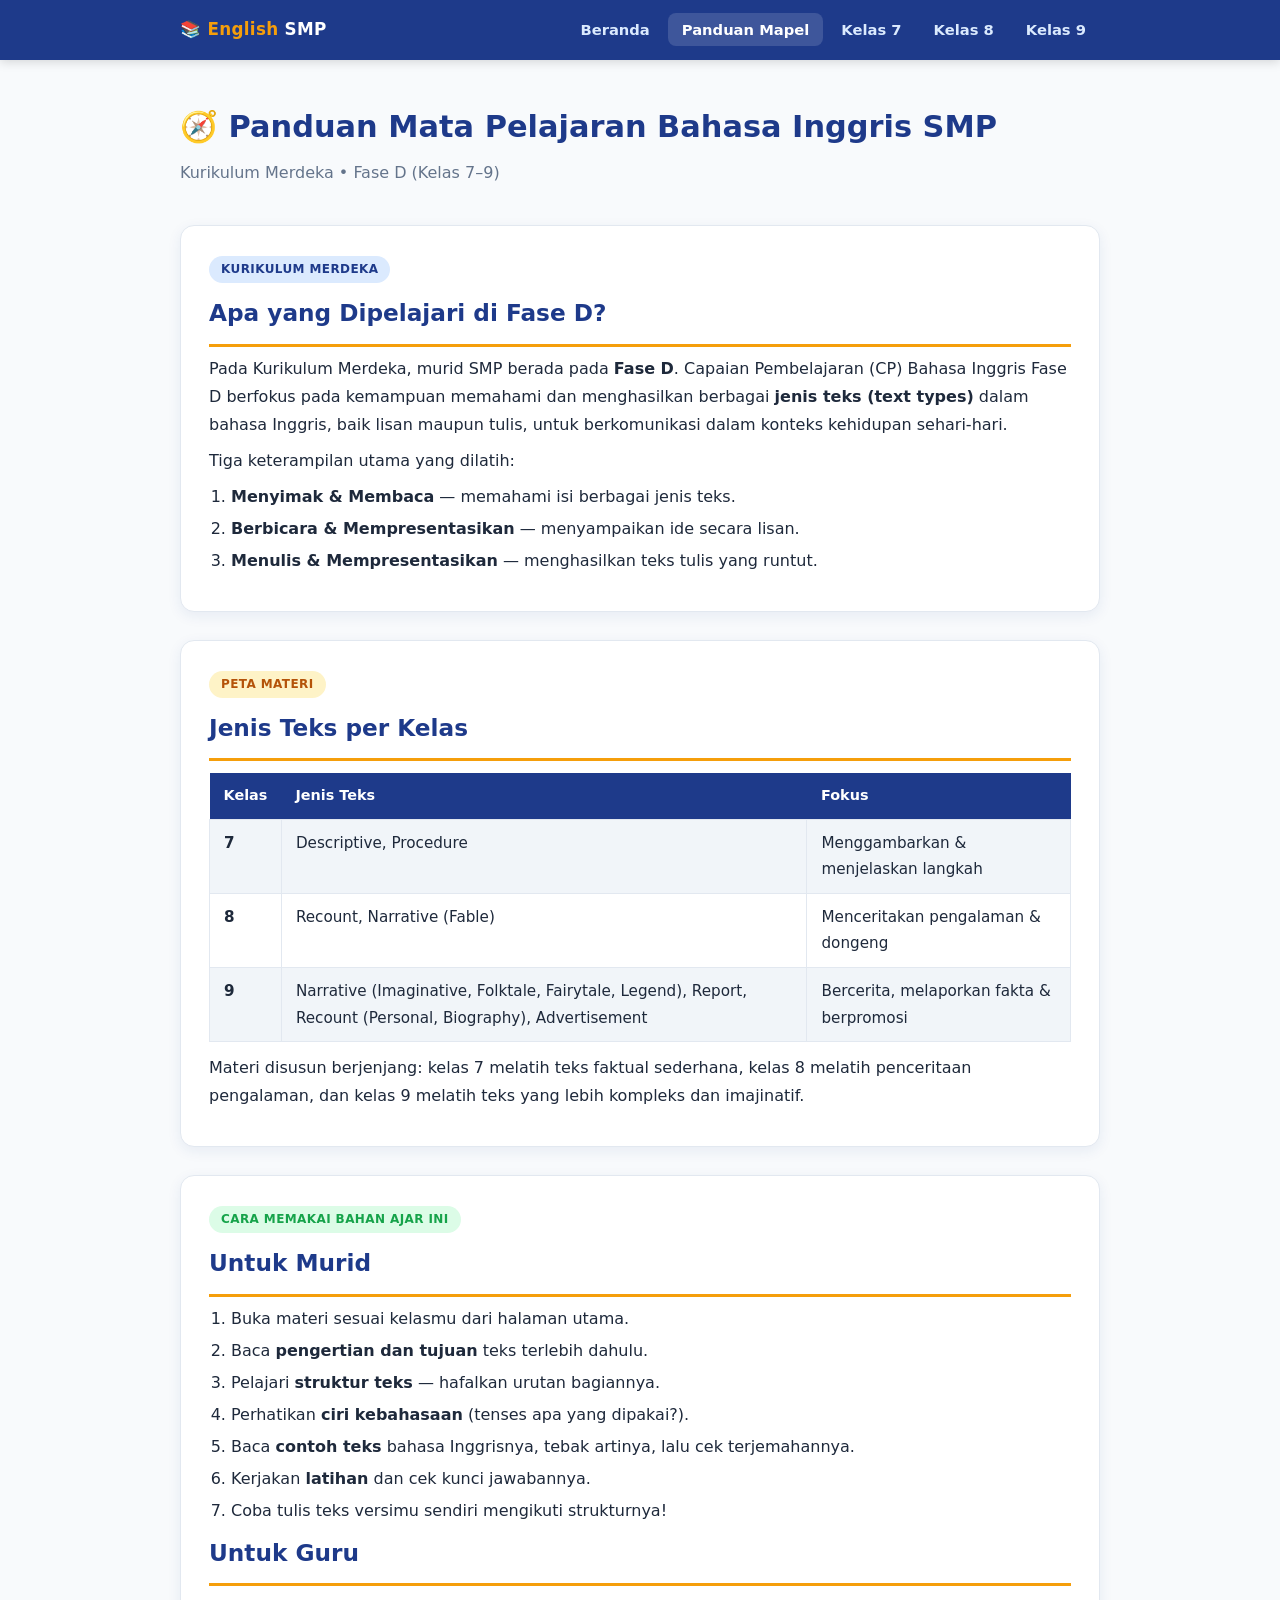
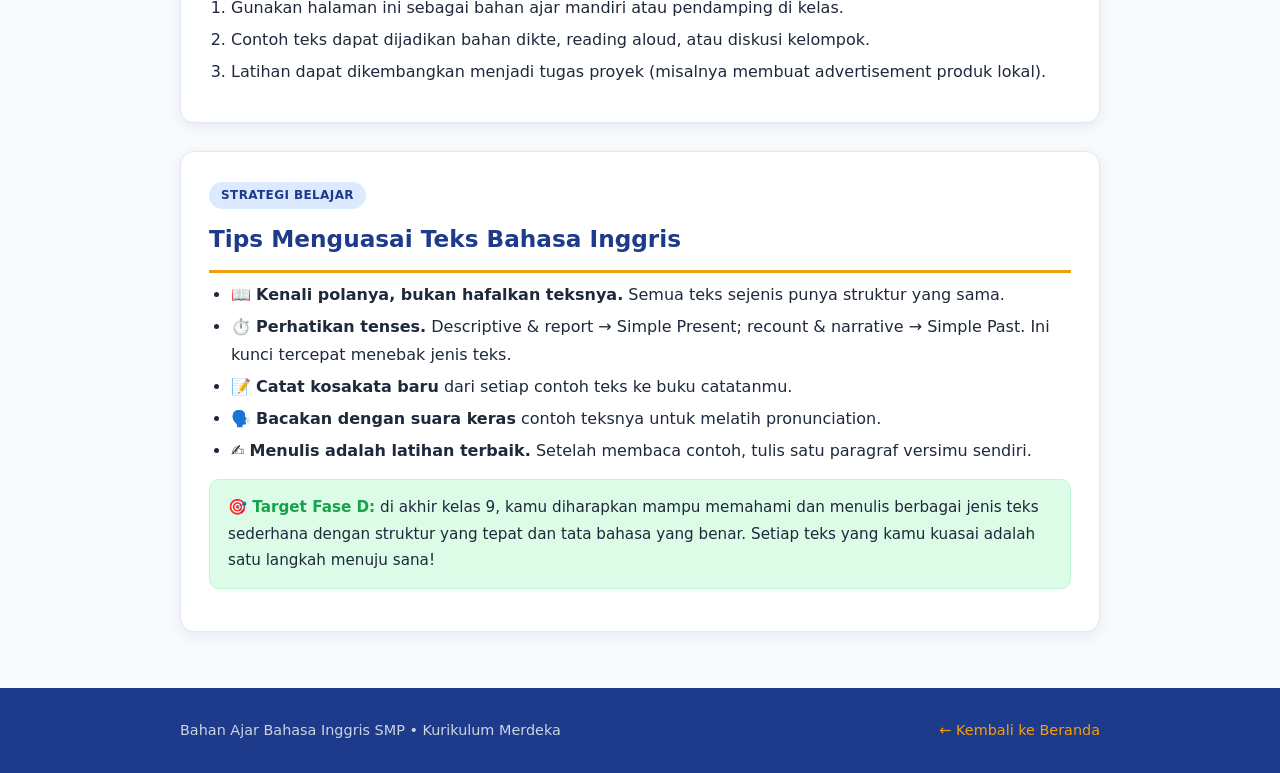
<file: panduan.html>
<!doctype html>
<html lang="id">
<head>
  <meta charset="utf-8" />
  <meta name="viewport" content="width=device-width, initial-scale=1" />
  <title>Panduan Mapel Bahasa Inggris SMP - Kurikulum Merdeka</title>
  <link rel="stylesheet" href="assets/style.css" />
</head>
<body>
<nav class="navbar">
  <div class="container">
    <a class="brand" href="index.html">📚 <span>English</span> SMP</a>
    <button class="nav-toggle" aria-label="Menu">☰</button>
    <ul class="nav-links">
      <li><a href="index.html">Beranda</a></li>
      <li><a href="panduan.html">Panduan Mapel</a></li>
      <li><a href="kelas-7.html">Kelas 7</a></li>
      <li><a href="kelas-8.html">Kelas 8</a></li>
      <li><a href="kelas-9.html">Kelas 9</a></li>
    </ul>
  </div>
</nav>

<main class="container">
  <div class="page-head">
    <h1>🧭 Panduan Mata Pelajaran Bahasa Inggris SMP</h1>
    <p>Kurikulum Merdeka • Fase D (Kelas 7–9)</p>
  </div>

  <section class="materi">
    <span class="tag blue">KURIKULUM MERDEKA</span>
    <h2>Apa yang Dipelajari di Fase D?</h2>
    <p>Pada Kurikulum Merdeka, murid SMP berada pada <strong>Fase D</strong>. Capaian Pembelajaran (CP) Bahasa Inggris Fase D berfokus pada kemampuan memahami dan menghasilkan berbagai <strong>jenis teks (text types)</strong> dalam bahasa Inggris, baik lisan maupun tulis, untuk berkomunikasi dalam konteks kehidupan sehari-hari.</p>
    <p>Tiga keterampilan utama yang dilatih:</p>
    <ol>
      <li><strong>Menyimak &amp; Membaca</strong> — memahami isi berbagai jenis teks.</li>
      <li><strong>Berbicara &amp; Mempresentasikan</strong> — menyampaikan ide secara lisan.</li>
      <li><strong>Menulis &amp; Mempresentasikan</strong> — menghasilkan teks tulis yang runtut.</li>
    </ol>
  </section>

  <section class="materi">
    <span class="tag amber">PETA MATERI</span>
    <h2>Jenis Teks per Kelas</h2>
    <table class="struktur">
      <tr><th>Kelas</th><th>Jenis Teks</th><th>Fokus</th></tr>
      <tr><td><strong>7</strong></td><td>Descriptive, Procedure</td><td>Menggambarkan &amp; menjelaskan langkah</td></tr>
      <tr><td><strong>8</strong></td><td>Recount, Narrative (Fable)</td><td>Menceritakan pengalaman &amp; dongeng</td></tr>
      <tr><td><strong>9</strong></td><td>Narrative (Imaginative, Folktale, Fairytale, Legend), Report, Recount (Personal, Biography), Advertisement</td><td>Bercerita, melaporkan fakta &amp; berpromosi</td></tr>
    </table>
    <p>Materi disusun berjenjang: kelas 7 melatih teks faktual sederhana, kelas 8 melatih penceritaan pengalaman, dan kelas 9 melatih teks yang lebih kompleks dan imajinatif.</p>
  </section>

  <section class="materi">
    <span class="tag green">CARA MEMAKAI BAHAN AJAR INI</span>
    <h2>Untuk Murid</h2>
    <ol>
      <li>Buka materi sesuai kelasmu dari halaman utama.</li>
      <li>Baca <strong>pengertian dan tujuan</strong> teks terlebih dahulu.</li>
      <li>Pelajari <strong>struktur teks</strong> — hafalkan urutan bagiannya.</li>
      <li>Perhatikan <strong>ciri kebahasaan</strong> (tenses apa yang dipakai?).</li>
      <li>Baca <strong>contoh teks</strong> bahasa Inggrisnya, tebak artinya, lalu cek terjemahannya.</li>
      <li>Kerjakan <strong>latihan</strong> dan cek kunci jawabannya.</li>
      <li>Coba tulis teks versimu sendiri mengikuti strukturnya!</li>
    </ol>
    <h2>Untuk Guru</h2>
    <ol>
      <li>Gunakan halaman ini sebagai bahan ajar mandiri atau pendamping di kelas.</li>
      <li>Contoh teks dapat dijadikan bahan dikte, reading aloud, atau diskusi kelompok.</li>
      <li>Latihan dapat dikembangkan menjadi tugas proyek (misalnya membuat advertisement produk lokal).</li>
    </ol>
  </section>

  <section class="materi">
    <span class="tag blue">STRATEGI BELAJAR</span>
    <h2>Tips Menguasai Teks Bahasa Inggris</h2>
    <ul>
      <li>📖 <strong>Kenali polanya, bukan hafalkan teksnya.</strong> Semua teks sejenis punya struktur yang sama.</li>
      <li>⏱️ <strong>Perhatikan tenses.</strong> Descriptive &amp; report → Simple Present; recount &amp; narrative → Simple Past. Ini kunci tercepat menebak jenis teks.</li>
      <li>📝 <strong>Catat kosakata baru</strong> dari setiap contoh teks ke buku catatanmu.</li>
      <li>🗣️ <strong>Bacakan dengan suara keras</strong> contoh teksnya untuk melatih pronunciation.</li>
      <li>✍️ <strong>Menulis adalah latihan terbaik.</strong> Setelah membaca contoh, tulis satu paragraf versimu sendiri.</li>
    </ul>
    <div class="tips"><strong>🎯 Target Fase D:</strong> di akhir kelas 9, kamu diharapkan mampu memahami dan menulis berbagai jenis teks sederhana dengan struktur yang tepat dan tata bahasa yang benar. Setiap teks yang kamu kuasai adalah satu langkah menuju sana!</div>
  </section>
</main>

<footer>
  <div class="container">
    <span>Bahan Ajar Bahasa Inggris SMP • Kurikulum Merdeka</span>
    <a href="index.html">← Kembali ke Beranda</a>
  </div>
</footer>
<button class="back-top" aria-label="Kembali ke atas">↑</button>
<script src="assets/app.js"></script>
</body>
</html>
</file>
<file: assets/style.css>
/* Bahan Ajar Bahasa Inggris SMP - Kurikulum Merdeka */
:root {
  --primary: #1d4ed8;
  --primary-dark: #1e3a8a;
  --primary-soft: #dbeafe;
  --accent: #f59e0b;
  --accent-dark: #b45309;
  --accent-soft: #fef3c7;
  --bg: #f8fafc;
  --card: #ffffff;
  --text: #1e293b;
  --muted: #64748b;
  --border: #e2e8f0;
  --green: #16a34a;
  --green-soft: #dcfce7;
  --radius: 14px;
  --shadow: 0 4px 14px rgba(30, 58, 138, 0.08);
}
* { box-sizing: border-box; margin: 0; padding: 0; }
html { scroll-behavior: smooth; }
body {
  font-family: "Segoe UI", system-ui, -apple-system, Roboto, "Helvetica Neue", Arial, sans-serif;
  background: var(--bg);
  color: var(--text);
  line-height: 1.75;
  font-size: 16px;
}
.container { max-width: 960px; margin: 0 auto; padding: 0 20px; }

/* ===== Navbar ===== */
.navbar {
  position: sticky; top: 0; z-index: 100;
  background: var(--primary-dark);
  box-shadow: 0 2px 10px rgba(0,0,0,.15);
}
.navbar .container { display: flex; align-items: center; justify-content: space-between; height: 60px; }
.brand { color: #fff; font-weight: 800; font-size: 1.05rem; text-decoration: none; letter-spacing: .3px; }
.brand span { color: var(--accent); }
.nav-links { display: flex; gap: 4px; list-style: none; }
.nav-links a {
  color: #dbeafe; text-decoration: none; font-size: .92rem; font-weight: 600;
  padding: 8px 14px; border-radius: 8px; transition: .2s;
}
.nav-links a:hover, .nav-links a.active { background: rgba(255,255,255,.14); color: #fff; }
.nav-toggle { display: none; background: none; border: none; color: #fff; font-size: 1.5rem; cursor: pointer; }

/* ===== Hero ===== */
.hero {
  background: linear-gradient(135deg, var(--primary-dark) 0%, var(--primary) 60%, #2563eb 100%);
  color: #fff; padding: 64px 0 56px; position: relative; overflow: hidden;
}
.hero::after {
  content: ""; position: absolute; right: -80px; top: -80px; width: 320px; height: 320px;
  background: radial-gradient(circle, rgba(245,158,11,.35), transparent 70%);
}
.hero h1 { font-size: 2.1rem; line-height: 1.3; margin-bottom: 12px; }
.hero h1 .hl { color: var(--accent); }
.hero p { color: #dbeafe; max-width: 640px; font-size: 1.05rem; }
.hero .badge {
  display: inline-block; background: rgba(245,158,11,.18); color: var(--accent);
  border: 1px solid rgba(245,158,11,.5); font-weight: 700; font-size: .8rem;
  padding: 5px 14px; border-radius: 999px; margin-bottom: 16px; letter-spacing: .5px;
}

/* ===== Cards ===== */
.cards { display: grid; grid-template-columns: repeat(auto-fit, minmax(200px, 1fr)); gap: 18px; margin: 36px 0; }
.card {
  background: var(--card); border: 1px solid var(--border); border-radius: var(--radius);
  padding: 26px 22px; text-decoration: none; color: var(--text);
  box-shadow: var(--shadow); transition: transform .18s, box-shadow .18s;
  display: flex; flex-direction: column; gap: 8px;
}
.card:hover { transform: translateY(-4px); box-shadow: 0 10px 24px rgba(30,58,138,.14); }
.card .icon { font-size: 2rem; }
.card h3 { font-size: 1.15rem; color: var(--primary-dark); }
.card p { font-size: .9rem; color: var(--muted); }
.card .go { margin-top: auto; color: var(--primary); font-weight: 700; font-size: .9rem; }

/* ===== Content sections ===== */
.page-head { padding: 40px 0 10px; }
.page-head h1 { color: var(--primary-dark); font-size: 1.9rem; margin-bottom: 6px; }
.page-head p { color: var(--muted); }
.toc {
  background: var(--card); border: 1px solid var(--border); border-radius: var(--radius);
  padding: 18px 22px; margin: 24px 0; box-shadow: var(--shadow);
}
.toc h3 { font-size: 1rem; color: var(--primary-dark); margin-bottom: 8px; }
.toc ol { margin-left: 20px; }
.toc a { color: var(--primary); text-decoration: none; }
.toc a:hover { text-decoration: underline; }

.materi {
  background: var(--card); border: 1px solid var(--border); border-radius: var(--radius);
  padding: 28px; margin: 28px 0; box-shadow: var(--shadow);
  scroll-margin-top: 80px;
}
.materi > h2 {
  color: var(--primary-dark); font-size: 1.45rem; margin-bottom: 4px;
  padding-bottom: 10px; border-bottom: 3px solid var(--accent);
}
.materi > h3.sub {
  color: var(--primary); font-size: 1.15rem; margin: 22px 0 8px;
  background: var(--primary-soft); display: inline-block; padding: 4px 14px; border-radius: 8px;
}
.materi h4 { color: var(--primary-dark); margin: 16px 0 6px; font-size: 1.02rem; }
.materi p { margin: 8px 0; }
.materi ul, .materi ol { margin: 8px 0 8px 22px; }
.materi li { margin: 4px 0; }
.tag {
  display: inline-block; font-size: .75rem; font-weight: 700; letter-spacing: .4px;
  padding: 3px 12px; border-radius: 999px; margin-bottom: 10px;
}
.tag.blue { background: var(--primary-soft); color: var(--primary-dark); }
.tag.amber { background: var(--accent-soft); color: var(--accent-dark); }
.tag.green { background: var(--green-soft); color: var(--green); }

.struktur { width: 100%; border-collapse: collapse; margin: 12px 0; font-size: .95rem; }
.struktur th {
  background: var(--primary-dark); color: #fff; text-align: left;
  padding: 10px 14px; font-size: .9rem;
}
.struktur td { border: 1px solid var(--border); padding: 10px 14px; vertical-align: top; }
.struktur tr:nth-child(even) td { background: #f1f5f9; }

.contoh {
  background: #f8fafc; border-left: 5px solid var(--accent); border-radius: 0 10px 10px 0;
  padding: 16px 20px; margin: 14px 0;
}
.contoh .en { font-size: 1.02rem; }
.contoh .id { color: var(--muted); font-size: .92rem; font-style: italic; margin-top: 8px; }
.contoh-title { font-weight: 800; color: var(--accent-dark); font-size: .85rem; letter-spacing: .5px; margin-bottom: 8px; }

.tips {
  background: var(--green-soft); border: 1px solid #bbf7d0; border-radius: 10px;
  padding: 14px 18px; margin: 14px 0; font-size: .95rem;
}
.tips strong { color: var(--green); }

.latihan {
  background: var(--accent-soft); border: 1px dashed var(--accent); border-radius: 10px;
  padding: 16px 20px; margin: 16px 0;
}
.latihan h4 { color: var(--accent-dark); margin-top: 0; }
.latihan ol { margin-left: 20px; }
.kunci { margin-top: 10px; }
.kunci summary { cursor: pointer; font-weight: 700; color: var(--accent-dark); }
.kunci .kunci-body { margin-top: 8px; font-size: .93rem; }

/* ===== Footer ===== */
footer { background: var(--primary-dark); color: #cbd5e1; margin-top: 56px; padding: 30px 0; font-size: .9rem; }
footer .container { display: flex; justify-content: space-between; flex-wrap: wrap; gap: 12px; }
footer a { color: var(--accent); text-decoration: none; }
.back-top {
  position: fixed; right: 18px; bottom: 18px; width: 44px; height: 44px; border-radius: 50%;
  background: var(--primary); color: #fff; border: none; font-size: 1.2rem; cursor: pointer;
  box-shadow: var(--shadow); display: none;
}
.back-top.show { display: block; }

/* ===== Responsive ===== */
@media (max-width: 680px) {
  .hero h1 { font-size: 1.55rem; }
  .nav-toggle { display: block; }
  .nav-links {
    display: none; position: absolute; top: 60px; left: 0; right: 0;
    background: var(--primary-dark); flex-direction: column; padding: 10px 20px 16px;
  }
  .nav-links.open { display: flex; }
  .materi { padding: 20px 16px; }
  .struktur { font-size: .85rem; }
}
@media print {
  .navbar, .back-top, .latihan .kunci { display: none; }
  .materi { box-shadow: none; break-inside: avoid; }
}
</file>
